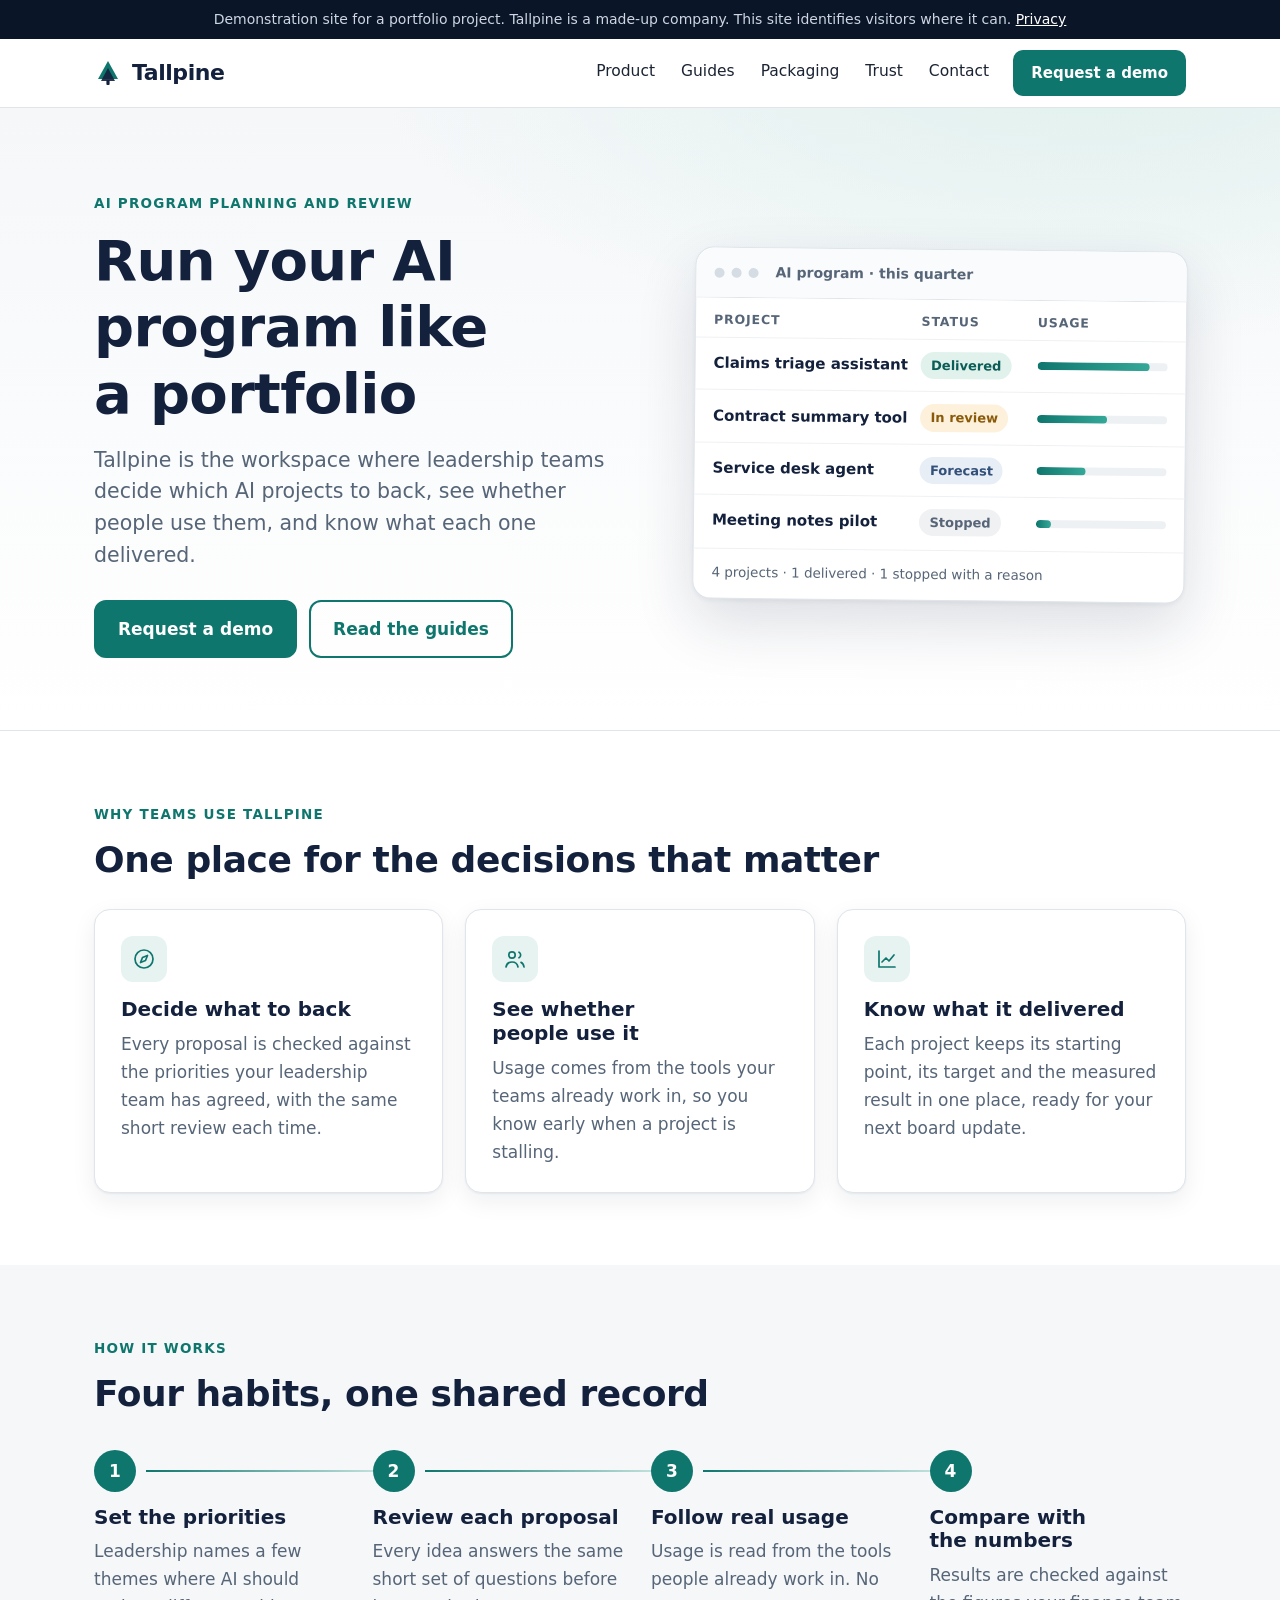
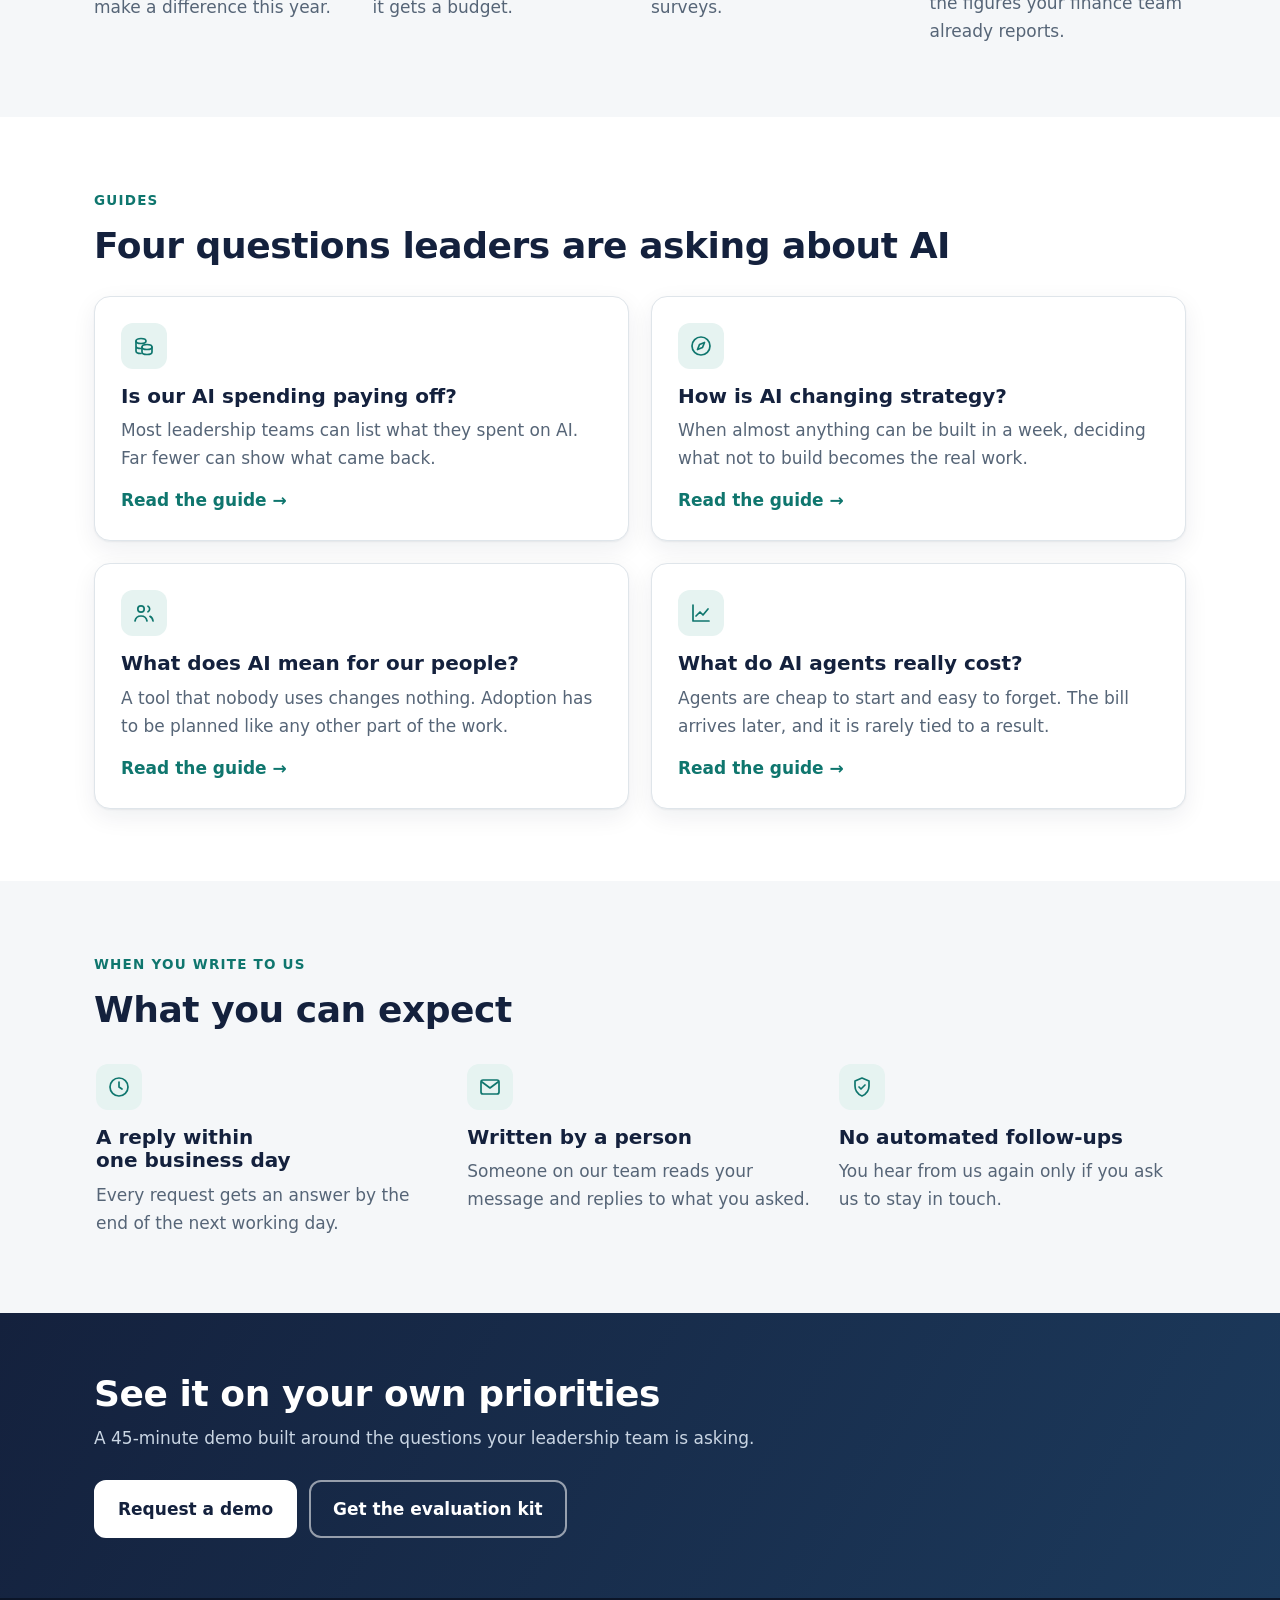
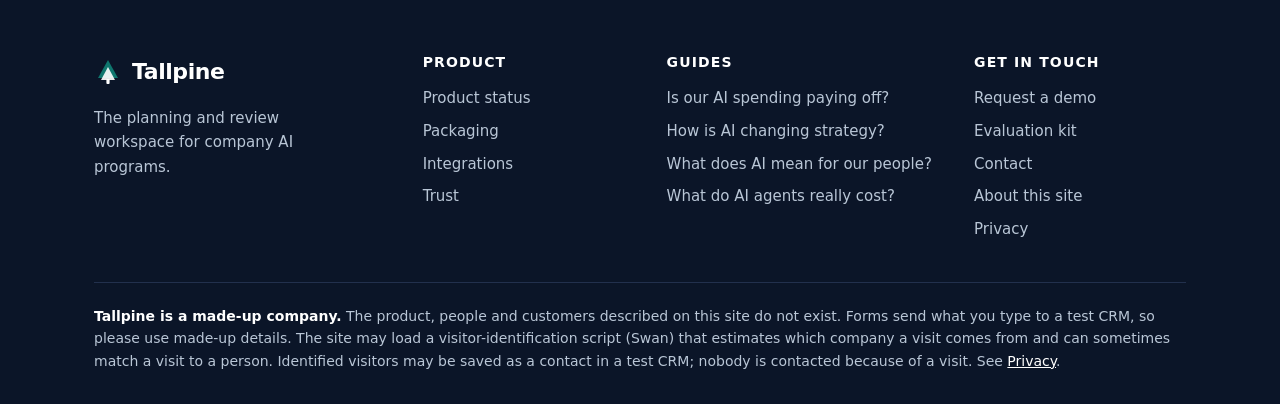
<file: index.html>
<!doctype html>
<html lang="en">
<head>
<meta charset="utf-8">
<meta name="viewport" content="width=device-width, initial-scale=1">
<title>Run your AI program like a portfolio · Tallpine</title>
<meta name="description" content="Tallpine is the workspace where leadership teams decide which AI projects to back.">
<meta name="robots" content="noindex, nofollow">
<link rel="icon" href="assets/favicon.svg" type="image/svg+xml">
<link rel="stylesheet" href="assets/style.css">
<script src="assets/swan.js" defer></script>
<script src="assets/site.js" defer></script>
</head>
<body>
<a class="skip" href="#main">Skip to content</a>
<div class="notice"><div class="wrap">Demonstration site for a portfolio project. Tallpine is a made-up company. This site identifies visitors where it can. <a href="privacy/index.html">Privacy</a></div></div>
<header class="top"><div class="wrap bar">
  <a class="brand" href="index.html" aria-label="Tallpine home"><svg viewBox="0 0 28 28" width="28" height="28" aria-hidden="true"><path d="M14 2 24 20H4z" fill="#0f766e"/><path d="M14 9 21 22H7z" fill="#14213d" opacity=".9"/><rect x="12.4" y="21" width="3.2" height="5" rx="1" fill="#14213d"/></svg><span>Tallpine</span></a>
  <nav aria-label="Main"><a href="product-status/index.html">Product</a><a href="resources/index.html">Guides</a><a href="packaging/index.html">Packaging</a><a href="trust/index.html">Trust</a><a href="contact/index.html">Contact</a></nav>
  <a class="btn small" href="demo/index.html">Request a demo</a>
</div></header>
<main id="main">
<section class="hero"><div class="wrap hgrid"><div><p class="kicker">AI program planning and review</p><h1>Run your AI program like a portfolio</h1><p class="lede">Tallpine is the workspace where leadership teams decide which AI projects to back, see whether people use them, and know what each one delivered.</p><p class="cta"><a class="btn" href="demo/index.html">Request a demo</a><a class="btn ghost" href="resources/index.html">Read the guides</a></p></div><div class="mock" role="img" aria-label="Illustration of a Tallpine project list with a status and a usage bar for each project"><div class="mtop"><span></span><span></span><span></span><b>AI program · this quarter</b></div><div class="mhead"><span>Project</span><span>Status</span><span>Usage</span></div><div class="mrow"><span class="mname">Claims triage assistant</span><span class="pill ok">Delivered</span><span class="mbar"><i style="width:86%"></i></span></div><div class="mrow"><span class="mname">Contract summary tool</span><span class="pill rev">In review</span><span class="mbar"><i style="width:54%"></i></span></div><div class="mrow"><span class="mname">Service desk agent</span><span class="pill fc">Forecast</span><span class="mbar"><i style="width:38%"></i></span></div><div class="mrow"><span class="mname">Meeting notes pilot</span><span class="pill stop">Stopped</span><span class="mbar"><i style="width:12%"></i></span></div><div class="mfoot">4 projects · 1 delivered · 1 stopped with a reason</div></div></div></section><section><div class="wrap"><p class="kicker">Why teams use Tallpine</p><h2>One place for the decisions that matter</h2><div class="grid three"><div class="card"><span class="badge"><svg class="icon" viewBox="0 0 24 24" width="24" height="24" fill="none" stroke="currentColor" stroke-width="1.7" stroke-linecap="round" stroke-linejoin="round" aria-hidden="true"><circle cx="12" cy="12" r="9"/><path d="m15.5 8.5-2 5-5 2 2-5z"/></svg></span><h3>Decide what to back</h3><p>Every proposal is checked against the priorities your leadership team has agreed, with the same short review each time.</p></div><div class="card"><span class="badge"><svg class="icon" viewBox="0 0 24 24" width="24" height="24" fill="none" stroke="currentColor" stroke-width="1.7" stroke-linecap="round" stroke-linejoin="round" aria-hidden="true"><circle cx="9" cy="8" r="3.2"/><path d="M3 20c.6-3.4 3-5 6-5s5.4 1.6 6 5"/><path d="M16 5.2a3.2 3.2 0 0 1 0 5.6M18 15.4c1.7.7 2.7 2.2 3 4.6"/></svg></span><h3>See whether people use it</h3><p>Usage comes from the tools your teams already work in, so you know early when a project is stalling.</p></div><div class="card"><span class="badge"><svg class="icon" viewBox="0 0 24 24" width="24" height="24" fill="none" stroke="currentColor" stroke-width="1.7" stroke-linecap="round" stroke-linejoin="round" aria-hidden="true"><path d="M4 20V4M4 20h16"/><path d="m7 15 4-4 3 3 5-6"/></svg></span><h3>Know what it delivered</h3><p>Each project keeps its starting point, its target and the measured result in one place, ready for your next board update.</p></div></div></div></section><section class="alt"><div class="wrap"><p class="kicker">How it works</p><h2>Four habits, one shared record</h2><ol class="steps"><li><span class="n">1</span><h3>Set the priorities</h3><p>Leadership names a few themes where AI should make a difference this year.</p></li><li><span class="n">2</span><h3>Review each proposal</h3><p>Every idea answers the same short set of questions before it gets a budget.</p></li><li><span class="n">3</span><h3>Follow real usage</h3><p>Usage is read from the tools people already work in. No surveys.</p></li><li><span class="n">4</span><h3>Compare with the numbers</h3><p>Results are checked against the figures your finance team already reports.</p></li></ol></div></section><section><div class="wrap"><p class="kicker">Guides</p><h2>Four questions leaders are asking about AI</h2><div class="grid two"><a class="card link" href="resources/ai-spending-paying-off/index.html"><span class="badge"><svg class="icon" viewBox="0 0 24 24" width="24" height="24" fill="none" stroke="currentColor" stroke-width="1.7" stroke-linecap="round" stroke-linejoin="round" aria-hidden="true"><ellipse cx="9" cy="7" rx="5" ry="2.5"/><path d="M4 7v5c0 1.4 2.2 2.5 5 2.5M4 12v5c0 1.4 2.2 2.5 5 2.5"/><ellipse cx="15" cy="13" rx="5" ry="2.5"/><path d="M10 13v5c0 1.4 2.2 2.5 5 2.5s5-1.1 5-2.5v-5"/></svg></span><h3>Is our AI spending paying off?</h3><p>Most leadership teams can list what they spent on AI. Far fewer can show what came back.</p><span class="more">Read the guide</span></a><a class="card link" href="resources/ai-changing-strategy/index.html"><span class="badge"><svg class="icon" viewBox="0 0 24 24" width="24" height="24" fill="none" stroke="currentColor" stroke-width="1.7" stroke-linecap="round" stroke-linejoin="round" aria-hidden="true"><circle cx="12" cy="12" r="9"/><path d="m15.5 8.5-2 5-5 2 2-5z"/></svg></span><h3>How is AI changing strategy?</h3><p>When almost anything can be built in a week, deciding what not to build becomes the real work.</p><span class="more">Read the guide</span></a><a class="card link" href="resources/ai-and-our-people/index.html"><span class="badge"><svg class="icon" viewBox="0 0 24 24" width="24" height="24" fill="none" stroke="currentColor" stroke-width="1.7" stroke-linecap="round" stroke-linejoin="round" aria-hidden="true"><circle cx="9" cy="8" r="3.2"/><path d="M3 20c.6-3.4 3-5 6-5s5.4 1.6 6 5"/><path d="M16 5.2a3.2 3.2 0 0 1 0 5.6M18 15.4c1.7.7 2.7 2.2 3 4.6"/></svg></span><h3>What does AI mean for our people?</h3><p>A tool that nobody uses changes nothing. Adoption has to be planned like any other part of the work.</p><span class="more">Read the guide</span></a><a class="card link" href="resources/what-agents-cost/index.html"><span class="badge"><svg class="icon" viewBox="0 0 24 24" width="24" height="24" fill="none" stroke="currentColor" stroke-width="1.7" stroke-linecap="round" stroke-linejoin="round" aria-hidden="true"><path d="M4 20V4M4 20h16"/><path d="m7 15 4-4 3 3 5-6"/></svg></span><h3>What do AI agents really cost?</h3><p>Agents are cheap to start and easy to forget. The bill arrives later, and it is rarely tied to a result.</p><span class="more">Read the guide</span></a></div></div></section><section class="alt"><div class="wrap"><p class="kicker">When you write to us</p><h2>What you can expect</h2><div class="grid three promise"><div><span class="badge"><svg class="icon" viewBox="0 0 24 24" width="24" height="24" fill="none" stroke="currentColor" stroke-width="1.7" stroke-linecap="round" stroke-linejoin="round" aria-hidden="true"><circle cx="12" cy="12" r="9"/><path d="M12 7v5l3 2"/></svg></span><h3>A reply within one business day</h3><p>Every request gets an answer by the end of the next working day.</p></div><div><span class="badge"><svg class="icon" viewBox="0 0 24 24" width="24" height="24" fill="none" stroke="currentColor" stroke-width="1.7" stroke-linecap="round" stroke-linejoin="round" aria-hidden="true"><rect x="3" y="5" width="18" height="14" rx="2"/><path d="m4 7 8 6 8-6"/></svg></span><h3>Written by a person</h3><p>Someone on our team reads your message and replies to what you asked.</p></div><div><span class="badge"><svg class="icon" viewBox="0 0 24 24" width="24" height="24" fill="none" stroke="currentColor" stroke-width="1.7" stroke-linecap="round" stroke-linejoin="round" aria-hidden="true"><path d="M12 3 5 6v5c0 4.4 2.9 8.2 7 10 4.1-1.8 7-5.6 7-10V6z"/><path d="m9 12 2 2 4-4"/></svg></span><h3>No automated follow-ups</h3><p>You hear from us again only if you ask us to stay in touch.</p></div></div></div></section><section class="band"><div class="wrap"><div><h2>See it on your own priorities</h2><p>A 45-minute demo built around the questions your leadership team is asking.</p></div><p class="cta"><a class="btn light" href="demo/index.html">Request a demo</a><a class="btn outline" href="kit/index.html">Get the evaluation kit</a></p></div></section>
</main>
<footer><div class="wrap">
  <div class="fgrid">
    <div><a class="brand light" href="index.html"><svg viewBox="0 0 28 28" width="28" height="28" aria-hidden="true"><path d="M14 2 24 20H4z" fill="#0f766e"/><path d="M14 9 21 22H7z" fill="#14213d" opacity=".9"/><rect x="12.4" y="21" width="3.2" height="5" rx="1" fill="#14213d"/></svg><span>Tallpine</span></a>
      <p>The planning and review workspace for company AI programs.</p></div>
    <div><h4>Product</h4><a href="product-status/index.html">Product status</a><a href="packaging/index.html">Packaging</a>
      <a href="integrations/index.html">Integrations</a><a href="trust/index.html">Trust</a></div>
    <div><h4>Guides</h4><a href="resources/ai-spending-paying-off/index.html">Is our AI spending paying off?</a><a href="resources/ai-changing-strategy/index.html">How is AI changing strategy?</a><a href="resources/ai-and-our-people/index.html">What does AI mean for our people?</a><a href="resources/what-agents-cost/index.html">What do AI agents really cost?</a></div>
    <div><h4>Get in touch</h4><a href="demo/index.html">Request a demo</a><a href="kit/index.html">Evaluation kit</a>
      <a href="contact/index.html">Contact</a><a href="about/index.html">About this site</a>
      <a href="privacy/index.html">Privacy</a></div>
  </div>
  <p class="legal"><strong>Tallpine is a made-up company.</strong> The product, people and customers described on this
  site do not exist. Forms send what you type to a test CRM, so please use made-up details. The site may load a
  visitor-identification script (Swan) that estimates which company a visit comes from and can sometimes match a
  visit to a person. Identified visitors may be saved as a contact in a test CRM; nobody is contacted because of a visit.
  See <a href="privacy/index.html">Privacy</a>.</p>
</div></footer>
</body>
</html>
</file>
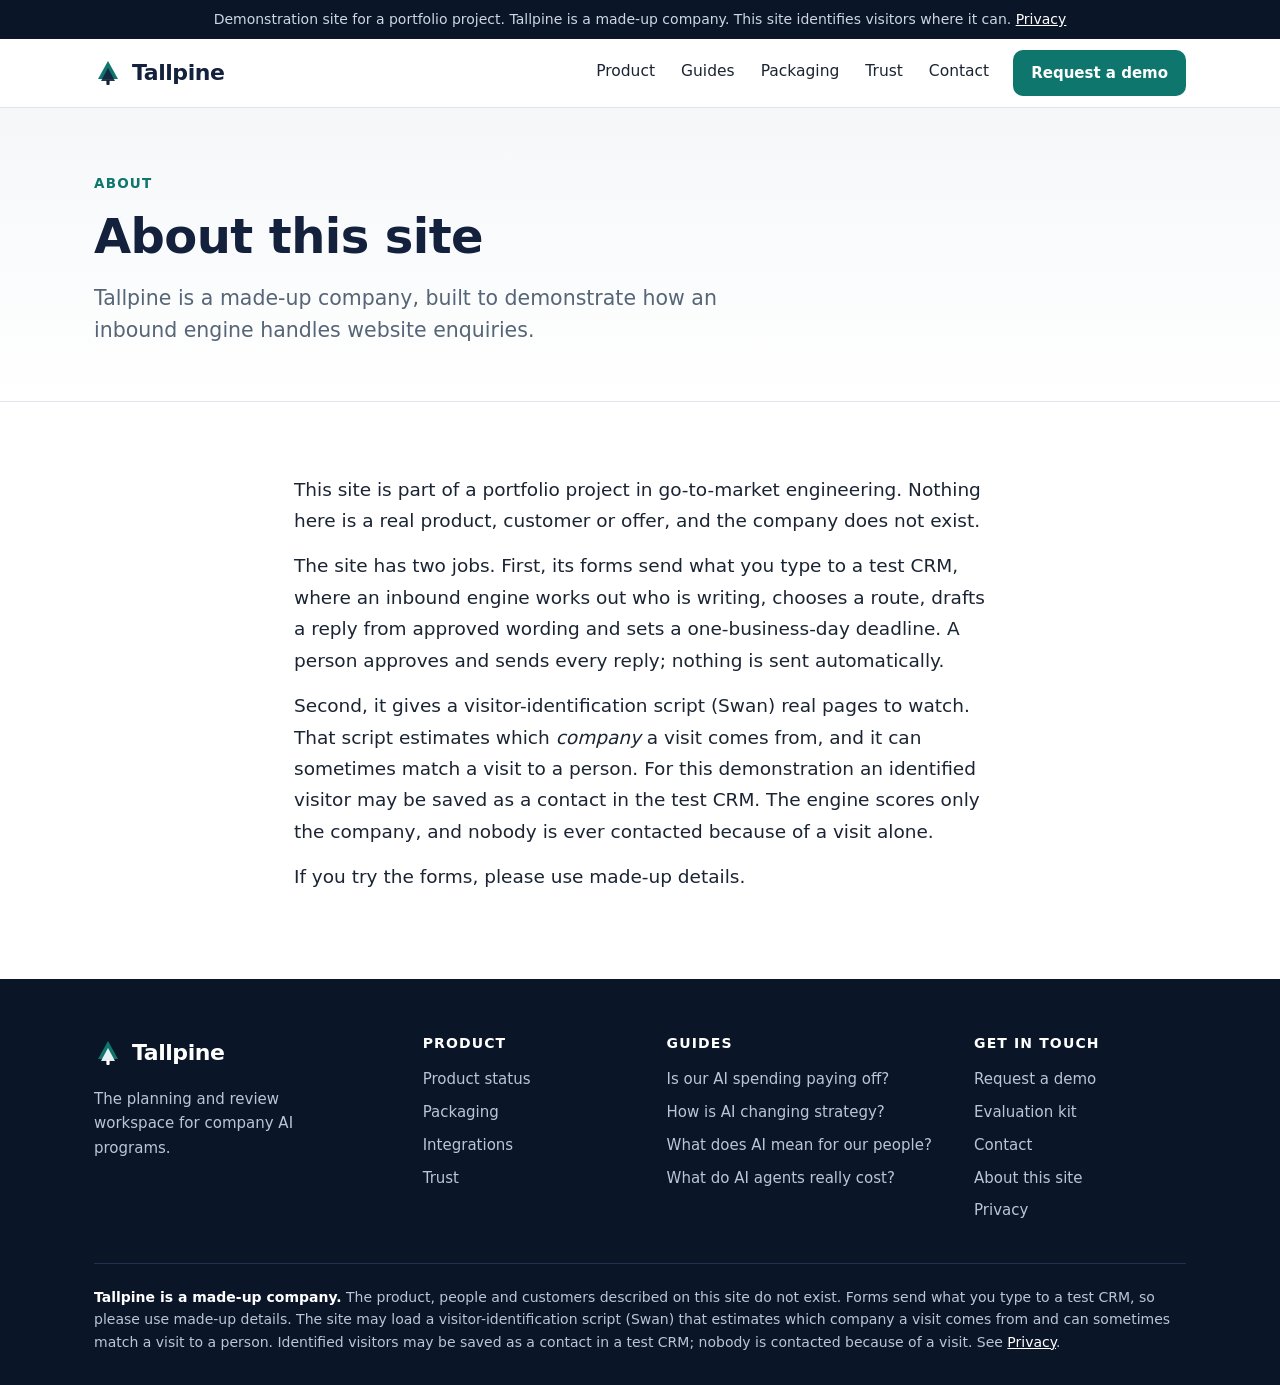
<file: about/index.html>
<!doctype html>
<html lang="en">
<head>
<meta charset="utf-8">
<meta name="viewport" content="width=device-width, initial-scale=1">
<title>About this site · Tallpine</title>
<meta name="description" content="About this site">
<meta name="robots" content="noindex, nofollow">
<link rel="icon" href="../assets/favicon.svg" type="image/svg+xml">
<link rel="stylesheet" href="../assets/style.css">
<script src="../assets/swan.js" defer></script>
<script src="../assets/site.js" defer></script>
</head>
<body>
<a class="skip" href="#main">Skip to content</a>
<div class="notice"><div class="wrap">Demonstration site for a portfolio project. Tallpine is a made-up company. This site identifies visitors where it can. <a href="../privacy/index.html">Privacy</a></div></div>
<header class="top"><div class="wrap bar">
  <a class="brand" href="../index.html" aria-label="Tallpine home"><svg viewBox="0 0 28 28" width="28" height="28" aria-hidden="true"><path d="M14 2 24 20H4z" fill="#0f766e"/><path d="M14 9 21 22H7z" fill="#14213d" opacity=".9"/><rect x="12.4" y="21" width="3.2" height="5" rx="1" fill="#14213d"/></svg><span>Tallpine</span></a>
  <nav aria-label="Main"><a href="../product-status/index.html">Product</a><a href="../resources/index.html">Guides</a><a href="../packaging/index.html">Packaging</a><a href="../trust/index.html">Trust</a><a href="../contact/index.html">Contact</a></nav>
  <a class="btn small" href="../demo/index.html">Request a demo</a>
</div></header>
<main id="main">
<section class="phead"><div class="wrap"><p class="kicker">About</p><h1>About this site</h1><p class="lede">Tallpine is a made-up company, built to demonstrate how an inbound engine handles website enquiries.</p></div></section><section><div class="wrap narrow prose"><p>This site is part of a portfolio project in go-to-market engineering. Nothing here is a real product, customer or offer, and the company does not exist.</p><p>The site has two jobs. First, its forms send what you type to a test CRM, where an inbound engine works out who is writing, chooses a route, drafts a reply from approved wording and sets a one-business-day deadline. A person approves and sends every reply; nothing is sent automatically.</p><p>Second, it gives a visitor-identification script (Swan) real pages to watch. That script estimates which <em>company</em> a visit comes from, and it can sometimes match a visit to a person. For this demonstration an identified visitor may be saved as a contact in the test CRM. The engine scores only the company, and nobody is ever contacted because of a visit alone.</p><p>If you try the forms, please use made-up details.</p></div></section>
</main>
<footer><div class="wrap">
  <div class="fgrid">
    <div><a class="brand light" href="../index.html"><svg viewBox="0 0 28 28" width="28" height="28" aria-hidden="true"><path d="M14 2 24 20H4z" fill="#0f766e"/><path d="M14 9 21 22H7z" fill="#14213d" opacity=".9"/><rect x="12.4" y="21" width="3.2" height="5" rx="1" fill="#14213d"/></svg><span>Tallpine</span></a>
      <p>The planning and review workspace for company AI programs.</p></div>
    <div><h4>Product</h4><a href="../product-status/index.html">Product status</a><a href="../packaging/index.html">Packaging</a>
      <a href="../integrations/index.html">Integrations</a><a href="../trust/index.html">Trust</a></div>
    <div><h4>Guides</h4><a href="../resources/ai-spending-paying-off/index.html">Is our AI spending paying off?</a><a href="../resources/ai-changing-strategy/index.html">How is AI changing strategy?</a><a href="../resources/ai-and-our-people/index.html">What does AI mean for our people?</a><a href="../resources/what-agents-cost/index.html">What do AI agents really cost?</a></div>
    <div><h4>Get in touch</h4><a href="../demo/index.html">Request a demo</a><a href="../kit/index.html">Evaluation kit</a>
      <a href="../contact/index.html">Contact</a><a href="../about/index.html">About this site</a>
      <a href="../privacy/index.html">Privacy</a></div>
  </div>
  <p class="legal"><strong>Tallpine is a made-up company.</strong> The product, people and customers described on this
  site do not exist. Forms send what you type to a test CRM, so please use made-up details. The site may load a
  visitor-identification script (Swan) that estimates which company a visit comes from and can sometimes match a
  visit to a person. Identified visitors may be saved as a contact in a test CRM; nobody is contacted because of a visit.
  See <a href="../privacy/index.html">Privacy</a>.</p>
</div></footer>
</body>
</html>
</file>
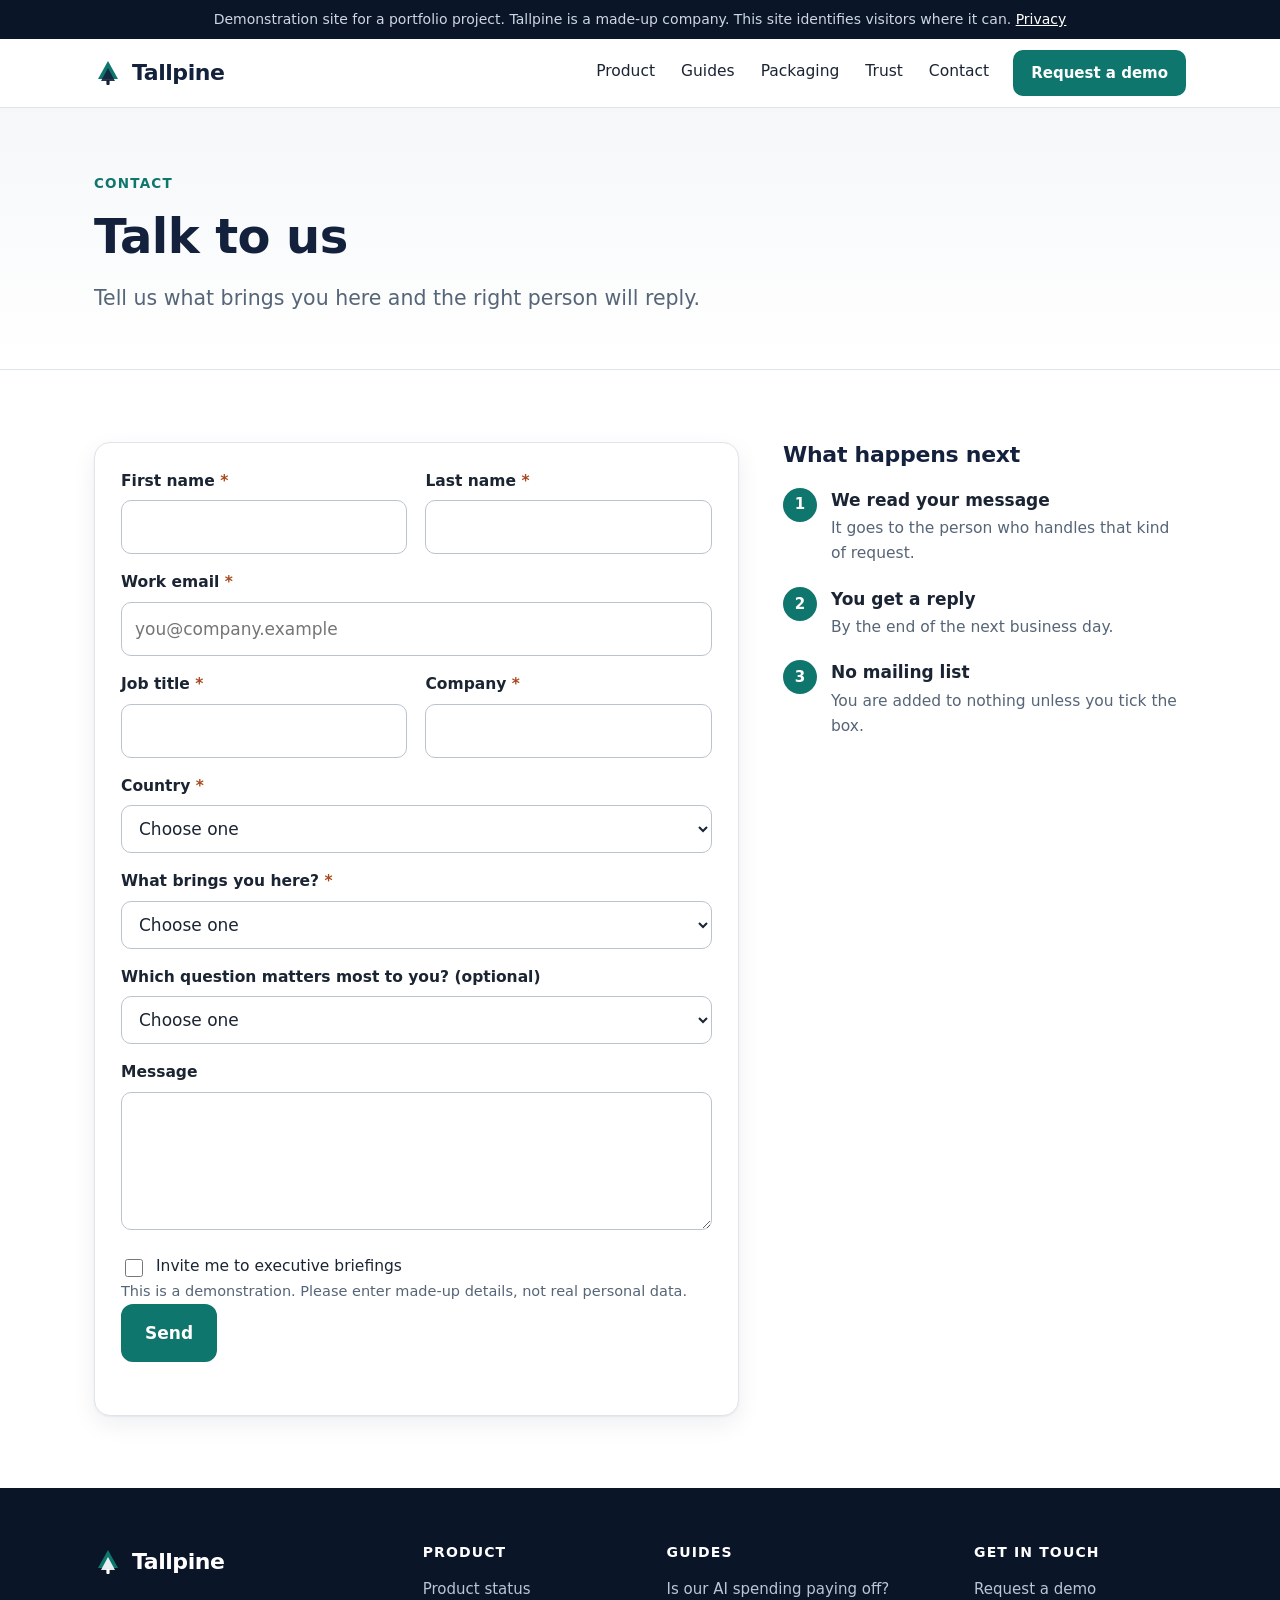
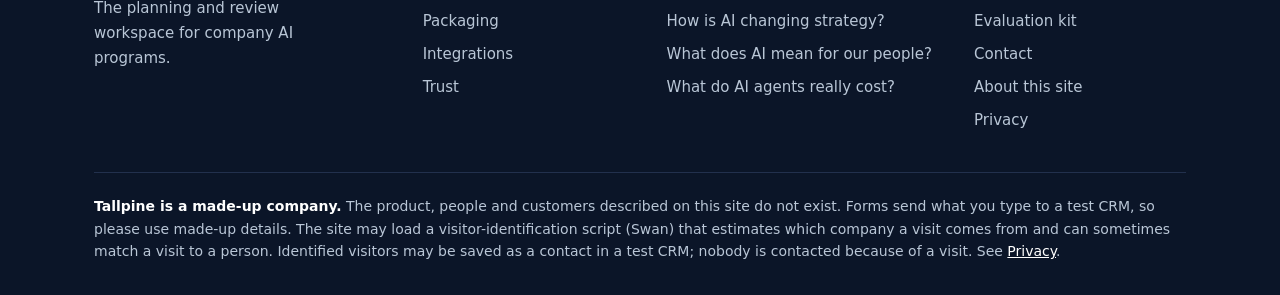
<file: contact/index.html>
<!doctype html>
<html lang="en">
<head>
<meta charset="utf-8">
<meta name="viewport" content="width=device-width, initial-scale=1">
<title>Contact · Tallpine</title>
<meta name="description" content="Contact">
<meta name="robots" content="noindex, nofollow">
<link rel="icon" href="../assets/favicon.svg" type="image/svg+xml">
<link rel="stylesheet" href="../assets/style.css">
<script src="../assets/swan.js" defer></script>
<script src="../assets/site.js" defer></script>
</head>
<body>
<a class="skip" href="#main">Skip to content</a>
<div class="notice"><div class="wrap">Demonstration site for a portfolio project. Tallpine is a made-up company. This site identifies visitors where it can. <a href="../privacy/index.html">Privacy</a></div></div>
<header class="top"><div class="wrap bar">
  <a class="brand" href="../index.html" aria-label="Tallpine home"><svg viewBox="0 0 28 28" width="28" height="28" aria-hidden="true"><path d="M14 2 24 20H4z" fill="#0f766e"/><path d="M14 9 21 22H7z" fill="#14213d" opacity=".9"/><rect x="12.4" y="21" width="3.2" height="5" rx="1" fill="#14213d"/></svg><span>Tallpine</span></a>
  <nav aria-label="Main"><a href="../product-status/index.html">Product</a><a href="../resources/index.html">Guides</a><a href="../packaging/index.html">Packaging</a><a href="../trust/index.html">Trust</a><a href="../contact/index.html">Contact</a></nav>
  <a class="btn small" href="../demo/index.html">Request a demo</a>
</div></header>
<main id="main">
<section class="phead"><div class="wrap"><p class="kicker">Contact</p><h1>Talk to us</h1><p class="lede">Tell us what brings you here and the right person will reply.</p></div></section><section><div class="wrap split"><form class="card form" data-hs-form="8ef20014-e2f1-4f54-877a-19576ec3502b" data-hs-portal="247337201" data-kind="contact" novalidate><div class="fields"><div class="row half"><label for="f-firstname">First name <span class="req" aria-hidden="true">*</span></label><input id="f-firstname" name="firstname" type="text" placeholder="" required aria-required="true"></div><div class="row half"><label for="f-lastname">Last name <span class="req" aria-hidden="true">*</span></label><input id="f-lastname" name="lastname" type="text" placeholder="" required aria-required="true"></div><div class="row"><label for="f-email">Work email <span class="req" aria-hidden="true">*</span></label><input id="f-email" name="email" type="email" placeholder="you@company.example" required aria-required="true"></div><div class="row half"><label for="f-jobtitle">Job title <span class="req" aria-hidden="true">*</span></label><input id="f-jobtitle" name="jobtitle" type="text" placeholder="" required aria-required="true"></div><div class="row half"><label for="f-company">Company <span class="req" aria-hidden="true">*</span></label><input id="f-company" name="company" type="text" placeholder="" required aria-required="true"></div><div class="row"><label for="f-country">Country <span class="req" aria-hidden="true">*</span></label><select id="f-country" name="country" required aria-required="true"><option value="">Choose one</option><option value="United States">United States</option><option value="Canada">Canada</option><option value="United Kingdom">United Kingdom</option><option value="Germany">Germany</option><option value="France">France</option><option value="India">India</option><option value="Australia">Australia</option><option value="Other">Other</option></select></div><div class="row"><label for="f-reason">What brings you here? <span class="req" aria-hidden="true">*</span></label><select id="f-reason" name="reason" required aria-required="true"><option value="">Choose one</option><option value="buying">Buying for my organization</option><option value="partnership">A partnership</option><option value="careers">Careers</option><option value="selling">Selling to Tallpine</option><option value="press">Press or analyst</option><option value="other">Something else</option></select></div><div class="row"><label for="f-board_question">Which question matters most to you? (optional)</label><select id="f-board_question" name="board_question"><option value="">Choose one</option><option value="q-value">Is our AI spending paying off?</option><option value="q-strategy">How is AI changing strategy?</option><option value="q-people">What does AI mean for our people?</option><option value="q-agents">What do AI agents really cost?</option></select></div><div class="row"><label for="f-message">Message</label><textarea id="f-message" name="message" rows="4" placeholder=""></textarea></div><div class="row"><label class="check"><input type="checkbox" id="f-briefings_opt_in" name="briefings_opt_in" value="true"> <span>Invite me to executive briefings</span></label></div></div><p class="note">This is a demonstration. Please enter made-up details, not real personal data.</p><button class="btn" type="submit">Send</button><p class="status" role="status" aria-live="polite"></p></form><aside class="next"><h2>What happens next</h2><ol><li><span class="n">1</span><div><strong>We read your message</strong><p>It goes to the person who handles that kind of request.</p></div></li><li><span class="n">2</span><div><strong>You get a reply</strong><p>By the end of the next business day.</p></div></li><li><span class="n">3</span><div><strong>No mailing list</strong><p>You are added to nothing unless you tick the box.</p></div></li></ol></aside></div></section>
</main>
<footer><div class="wrap">
  <div class="fgrid">
    <div><a class="brand light" href="../index.html"><svg viewBox="0 0 28 28" width="28" height="28" aria-hidden="true"><path d="M14 2 24 20H4z" fill="#0f766e"/><path d="M14 9 21 22H7z" fill="#14213d" opacity=".9"/><rect x="12.4" y="21" width="3.2" height="5" rx="1" fill="#14213d"/></svg><span>Tallpine</span></a>
      <p>The planning and review workspace for company AI programs.</p></div>
    <div><h4>Product</h4><a href="../product-status/index.html">Product status</a><a href="../packaging/index.html">Packaging</a>
      <a href="../integrations/index.html">Integrations</a><a href="../trust/index.html">Trust</a></div>
    <div><h4>Guides</h4><a href="../resources/ai-spending-paying-off/index.html">Is our AI spending paying off?</a><a href="../resources/ai-changing-strategy/index.html">How is AI changing strategy?</a><a href="../resources/ai-and-our-people/index.html">What does AI mean for our people?</a><a href="../resources/what-agents-cost/index.html">What do AI agents really cost?</a></div>
    <div><h4>Get in touch</h4><a href="../demo/index.html">Request a demo</a><a href="../kit/index.html">Evaluation kit</a>
      <a href="../contact/index.html">Contact</a><a href="../about/index.html">About this site</a>
      <a href="../privacy/index.html">Privacy</a></div>
  </div>
  <p class="legal"><strong>Tallpine is a made-up company.</strong> The product, people and customers described on this
  site do not exist. Forms send what you type to a test CRM, so please use made-up details. The site may load a
  visitor-identification script (Swan) that estimates which company a visit comes from and can sometimes match a
  visit to a person. Identified visitors may be saved as a contact in a test CRM; nobody is contacted because of a visit.
  See <a href="../privacy/index.html">Privacy</a>.</p>
</div></footer>
</body>
</html>
</file>
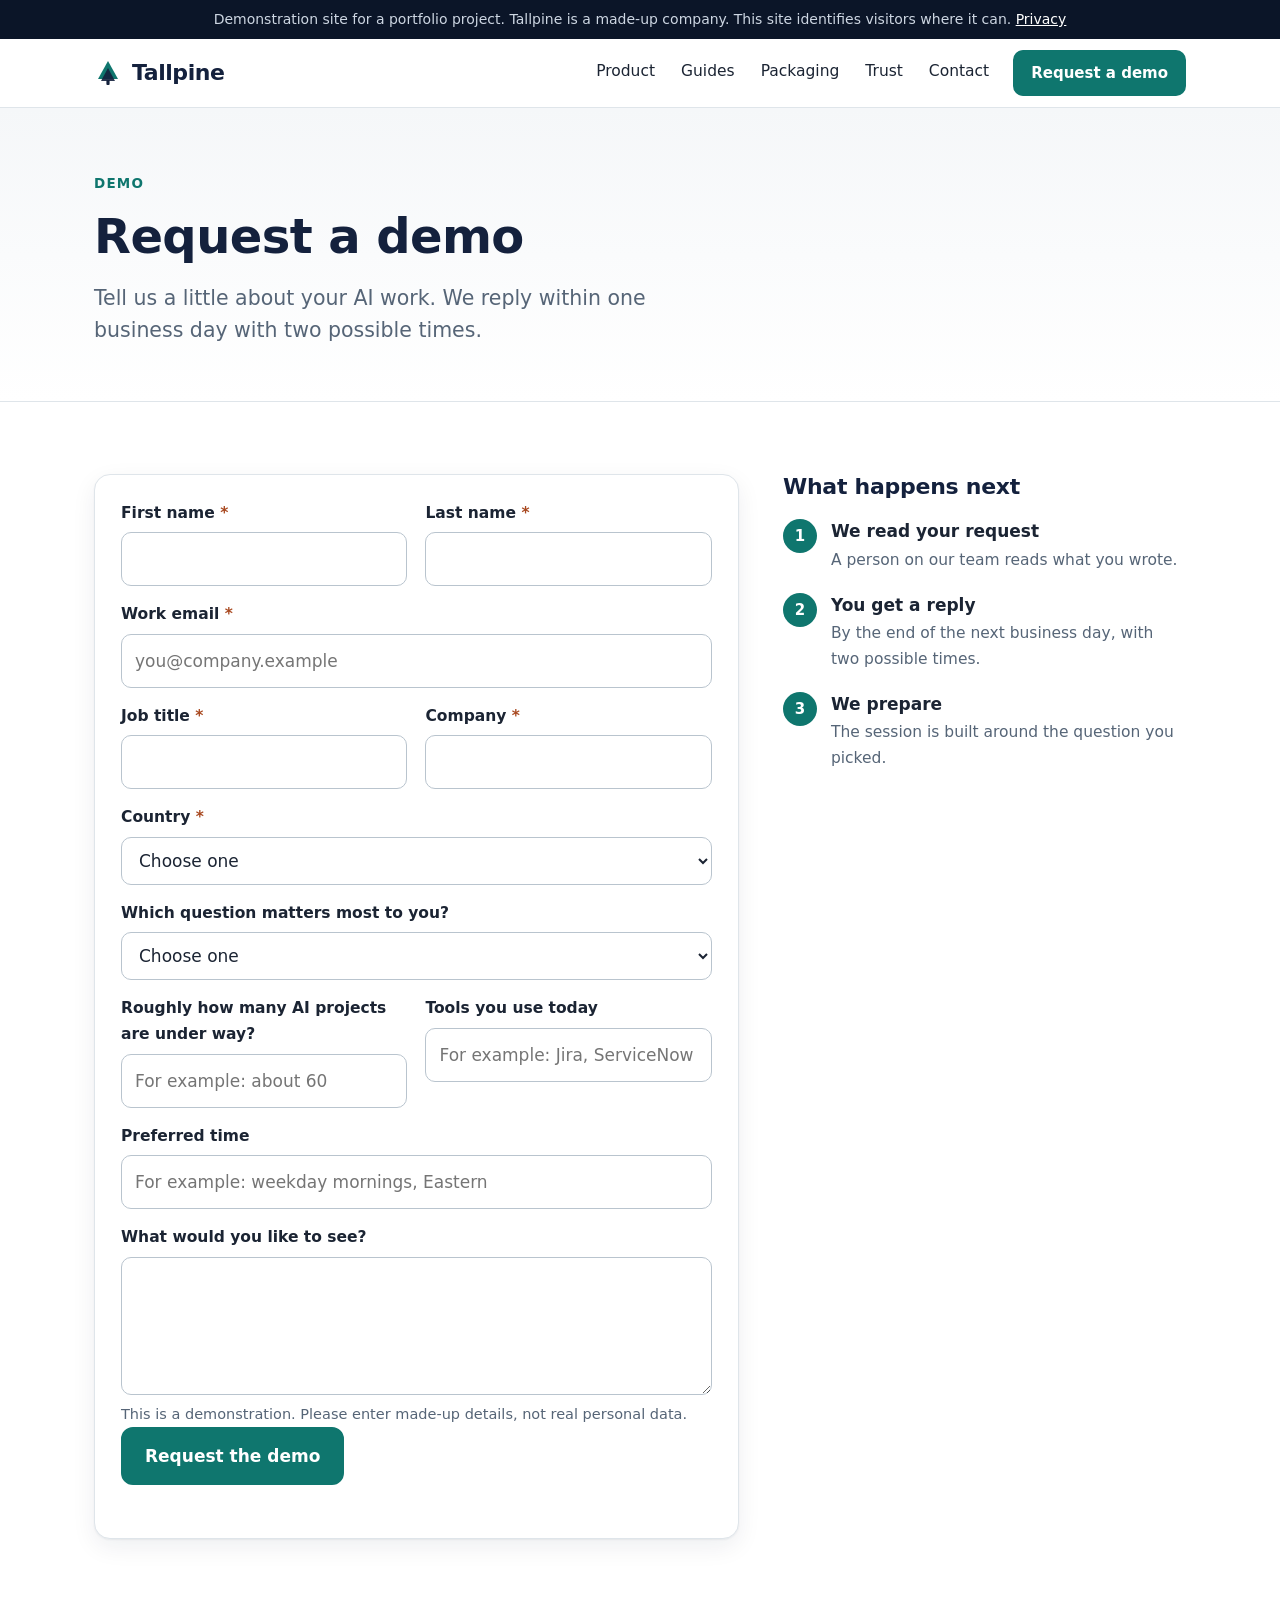
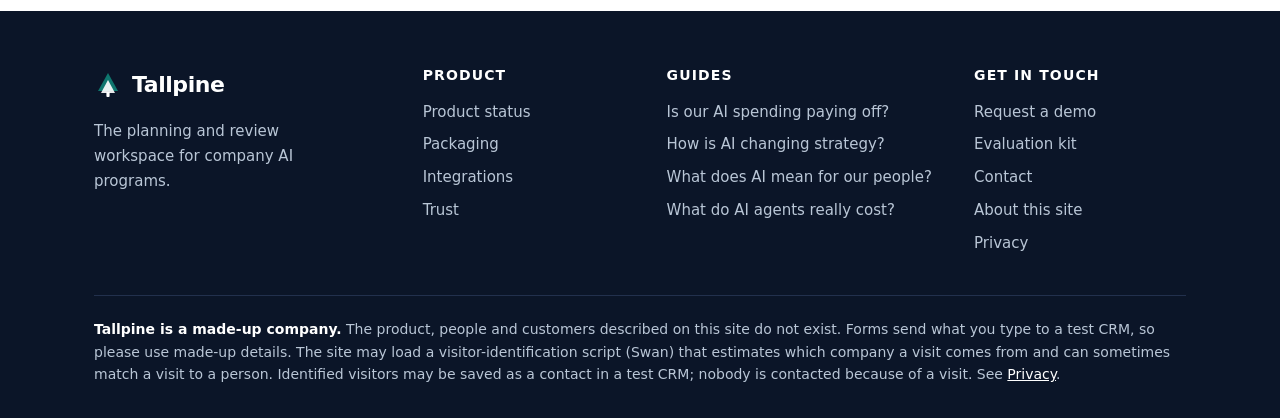
<file: demo/index.html>
<!doctype html>
<html lang="en">
<head>
<meta charset="utf-8">
<meta name="viewport" content="width=device-width, initial-scale=1">
<title>Request a demo · Tallpine</title>
<meta name="description" content="Request a demo">
<meta name="robots" content="noindex, nofollow">
<link rel="icon" href="../assets/favicon.svg" type="image/svg+xml">
<link rel="stylesheet" href="../assets/style.css">
<script src="../assets/swan.js" defer></script>
<script src="../assets/site.js" defer></script>
</head>
<body>
<a class="skip" href="#main">Skip to content</a>
<div class="notice"><div class="wrap">Demonstration site for a portfolio project. Tallpine is a made-up company. This site identifies visitors where it can. <a href="../privacy/index.html">Privacy</a></div></div>
<header class="top"><div class="wrap bar">
  <a class="brand" href="../index.html" aria-label="Tallpine home"><svg viewBox="0 0 28 28" width="28" height="28" aria-hidden="true"><path d="M14 2 24 20H4z" fill="#0f766e"/><path d="M14 9 21 22H7z" fill="#14213d" opacity=".9"/><rect x="12.4" y="21" width="3.2" height="5" rx="1" fill="#14213d"/></svg><span>Tallpine</span></a>
  <nav aria-label="Main"><a href="../product-status/index.html">Product</a><a href="../resources/index.html">Guides</a><a href="../packaging/index.html">Packaging</a><a href="../trust/index.html">Trust</a><a href="../contact/index.html">Contact</a></nav>
  <a class="btn small" href="../demo/index.html">Request a demo</a>
</div></header>
<main id="main">
<section class="phead"><div class="wrap"><p class="kicker">Demo</p><h1>Request a demo</h1><p class="lede">Tell us a little about your AI work. We reply within one business day with two possible times.</p></div></section><section><div class="wrap split"><form class="card form" data-hs-form="ae0accee-f077-484c-9c95-a82de2780045" data-hs-portal="247337201" data-kind="demo" novalidate><div class="fields"><div class="row half"><label for="f-firstname">First name <span class="req" aria-hidden="true">*</span></label><input id="f-firstname" name="firstname" type="text" placeholder="" required aria-required="true"></div><div class="row half"><label for="f-lastname">Last name <span class="req" aria-hidden="true">*</span></label><input id="f-lastname" name="lastname" type="text" placeholder="" required aria-required="true"></div><div class="row"><label for="f-email">Work email <span class="req" aria-hidden="true">*</span></label><input id="f-email" name="email" type="email" placeholder="you@company.example" required aria-required="true"></div><div class="row half"><label for="f-jobtitle">Job title <span class="req" aria-hidden="true">*</span></label><input id="f-jobtitle" name="jobtitle" type="text" placeholder="" required aria-required="true"></div><div class="row half"><label for="f-company">Company <span class="req" aria-hidden="true">*</span></label><input id="f-company" name="company" type="text" placeholder="" required aria-required="true"></div><div class="row"><label for="f-country">Country <span class="req" aria-hidden="true">*</span></label><select id="f-country" name="country" required aria-required="true"><option value="">Choose one</option><option value="United States">United States</option><option value="Canada">Canada</option><option value="United Kingdom">United Kingdom</option><option value="Germany">Germany</option><option value="France">France</option><option value="India">India</option><option value="Australia">Australia</option><option value="Other">Other</option></select></div><div class="row"><label for="f-board_question">Which question matters most to you?</label><select id="f-board_question" name="board_question"><option value="">Choose one</option><option value="q-value">Is our AI spending paying off?</option><option value="q-strategy">How is AI changing strategy?</option><option value="q-people">What does AI mean for our people?</option><option value="q-agents">What do AI agents really cost?</option></select></div><div class="row half"><label for="f-ai_initiatives">Roughly how many AI projects are under way?</label><input id="f-ai_initiatives" name="ai_initiatives" type="text" placeholder="For example: about 60"></div><div class="row half"><label for="f-current_tools">Tools you use today</label><input id="f-current_tools" name="current_tools" type="text" placeholder="For example: Jira, ServiceNow"></div><div class="row"><label for="f-preferred_time">Preferred time</label><input id="f-preferred_time" name="preferred_time" type="text" placeholder="For example: weekday mornings, Eastern"></div><div class="row"><label for="f-message">What would you like to see?</label><textarea id="f-message" name="message" rows="4" placeholder=""></textarea></div></div><p class="note">This is a demonstration. Please enter made-up details, not real personal data.</p><button class="btn" type="submit">Request the demo</button><p class="status" role="status" aria-live="polite"></p></form><aside class="next"><h2>What happens next</h2><ol><li><span class="n">1</span><div><strong>We read your request</strong><p>A person on our team reads what you wrote.</p></div></li><li><span class="n">2</span><div><strong>You get a reply</strong><p>By the end of the next business day, with two possible times.</p></div></li><li><span class="n">3</span><div><strong>We prepare</strong><p>The session is built around the question you picked.</p></div></li></ol></aside></div></section>
</main>
<footer><div class="wrap">
  <div class="fgrid">
    <div><a class="brand light" href="../index.html"><svg viewBox="0 0 28 28" width="28" height="28" aria-hidden="true"><path d="M14 2 24 20H4z" fill="#0f766e"/><path d="M14 9 21 22H7z" fill="#14213d" opacity=".9"/><rect x="12.4" y="21" width="3.2" height="5" rx="1" fill="#14213d"/></svg><span>Tallpine</span></a>
      <p>The planning and review workspace for company AI programs.</p></div>
    <div><h4>Product</h4><a href="../product-status/index.html">Product status</a><a href="../packaging/index.html">Packaging</a>
      <a href="../integrations/index.html">Integrations</a><a href="../trust/index.html">Trust</a></div>
    <div><h4>Guides</h4><a href="../resources/ai-spending-paying-off/index.html">Is our AI spending paying off?</a><a href="../resources/ai-changing-strategy/index.html">How is AI changing strategy?</a><a href="../resources/ai-and-our-people/index.html">What does AI mean for our people?</a><a href="../resources/what-agents-cost/index.html">What do AI agents really cost?</a></div>
    <div><h4>Get in touch</h4><a href="../demo/index.html">Request a demo</a><a href="../kit/index.html">Evaluation kit</a>
      <a href="../contact/index.html">Contact</a><a href="../about/index.html">About this site</a>
      <a href="../privacy/index.html">Privacy</a></div>
  </div>
  <p class="legal"><strong>Tallpine is a made-up company.</strong> The product, people and customers described on this
  site do not exist. Forms send what you type to a test CRM, so please use made-up details. The site may load a
  visitor-identification script (Swan) that estimates which company a visit comes from and can sometimes match a
  visit to a person. Identified visitors may be saved as a contact in a test CRM; nobody is contacted because of a visit.
  See <a href="../privacy/index.html">Privacy</a>.</p>
</div></footer>
</body>
</html>
</file>
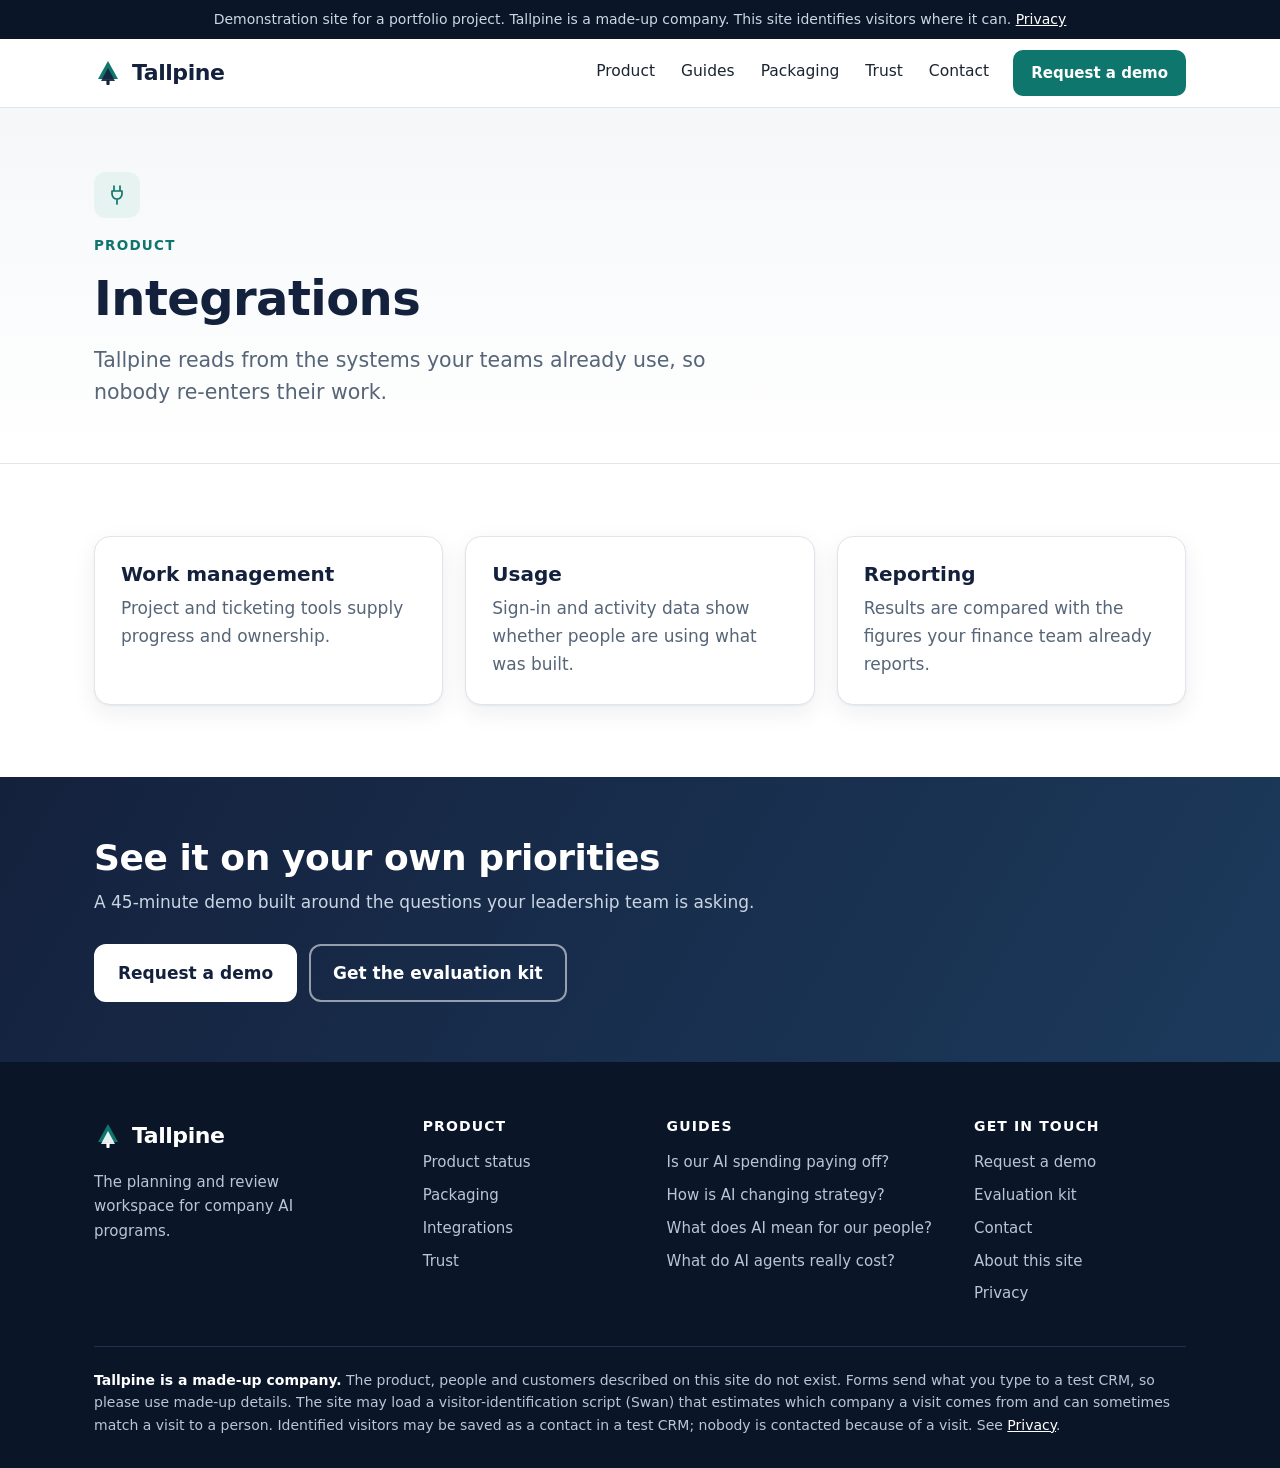
<file: integrations/index.html>
<!doctype html>
<html lang="en">
<head>
<meta charset="utf-8">
<meta name="viewport" content="width=device-width, initial-scale=1">
<title>Integrations · Tallpine</title>
<meta name="description" content="Tallpine reads from the systems your teams already use, so nobody re-enters their work.">
<meta name="robots" content="noindex, nofollow">
<link rel="icon" href="../assets/favicon.svg" type="image/svg+xml">
<link rel="stylesheet" href="../assets/style.css">
<script src="../assets/swan.js" defer></script>
<script src="../assets/site.js" defer></script>
</head>
<body>
<a class="skip" href="#main">Skip to content</a>
<div class="notice"><div class="wrap">Demonstration site for a portfolio project. Tallpine is a made-up company. This site identifies visitors where it can. <a href="../privacy/index.html">Privacy</a></div></div>
<header class="top"><div class="wrap bar">
  <a class="brand" href="../index.html" aria-label="Tallpine home"><svg viewBox="0 0 28 28" width="28" height="28" aria-hidden="true"><path d="M14 2 24 20H4z" fill="#0f766e"/><path d="M14 9 21 22H7z" fill="#14213d" opacity=".9"/><rect x="12.4" y="21" width="3.2" height="5" rx="1" fill="#14213d"/></svg><span>Tallpine</span></a>
  <nav aria-label="Main"><a href="../product-status/index.html">Product</a><a href="../resources/index.html">Guides</a><a href="../packaging/index.html">Packaging</a><a href="../trust/index.html">Trust</a><a href="../contact/index.html">Contact</a></nav>
  <a class="btn small" href="../demo/index.html">Request a demo</a>
</div></header>
<main id="main">
<section class="phead"><div class="wrap"><span class="badge"><svg class="icon" viewBox="0 0 24 24" width="24" height="24" fill="none" stroke="currentColor" stroke-width="1.7" stroke-linecap="round" stroke-linejoin="round" aria-hidden="true"><path d="M9 3v5M15 3v5M7 8h10v3a5 5 0 0 1-10 0zM12 16v5"/></svg></span><p class="kicker">Product</p><h1>Integrations</h1><p class="lede">Tallpine reads from the systems your teams already use, so nobody re-enters their work.</p></div></section><section><div class="wrap"><div class="grid three"><div class="card"><h3>Work management</h3><p>Project and ticketing tools supply progress and ownership.</p></div><div class="card"><h3>Usage</h3><p>Sign-in and activity data show whether people are using what was built.</p></div><div class="card"><h3>Reporting</h3><p>Results are compared with the figures your finance team already reports.</p></div></div></div></section><section class="band"><div class="wrap"><div><h2>See it on your own priorities</h2><p>A 45-minute demo built around the questions your leadership team is asking.</p></div><p class="cta"><a class="btn light" href="../demo/index.html">Request a demo</a><a class="btn outline" href="../kit/index.html">Get the evaluation kit</a></p></div></section>
</main>
<footer><div class="wrap">
  <div class="fgrid">
    <div><a class="brand light" href="../index.html"><svg viewBox="0 0 28 28" width="28" height="28" aria-hidden="true"><path d="M14 2 24 20H4z" fill="#0f766e"/><path d="M14 9 21 22H7z" fill="#14213d" opacity=".9"/><rect x="12.4" y="21" width="3.2" height="5" rx="1" fill="#14213d"/></svg><span>Tallpine</span></a>
      <p>The planning and review workspace for company AI programs.</p></div>
    <div><h4>Product</h4><a href="../product-status/index.html">Product status</a><a href="../packaging/index.html">Packaging</a>
      <a href="../integrations/index.html">Integrations</a><a href="../trust/index.html">Trust</a></div>
    <div><h4>Guides</h4><a href="../resources/ai-spending-paying-off/index.html">Is our AI spending paying off?</a><a href="../resources/ai-changing-strategy/index.html">How is AI changing strategy?</a><a href="../resources/ai-and-our-people/index.html">What does AI mean for our people?</a><a href="../resources/what-agents-cost/index.html">What do AI agents really cost?</a></div>
    <div><h4>Get in touch</h4><a href="../demo/index.html">Request a demo</a><a href="../kit/index.html">Evaluation kit</a>
      <a href="../contact/index.html">Contact</a><a href="../about/index.html">About this site</a>
      <a href="../privacy/index.html">Privacy</a></div>
  </div>
  <p class="legal"><strong>Tallpine is a made-up company.</strong> The product, people and customers described on this
  site do not exist. Forms send what you type to a test CRM, so please use made-up details. The site may load a
  visitor-identification script (Swan) that estimates which company a visit comes from and can sometimes match a
  visit to a person. Identified visitors may be saved as a contact in a test CRM; nobody is contacted because of a visit.
  See <a href="../privacy/index.html">Privacy</a>.</p>
</div></footer>
</body>
</html>
</file>
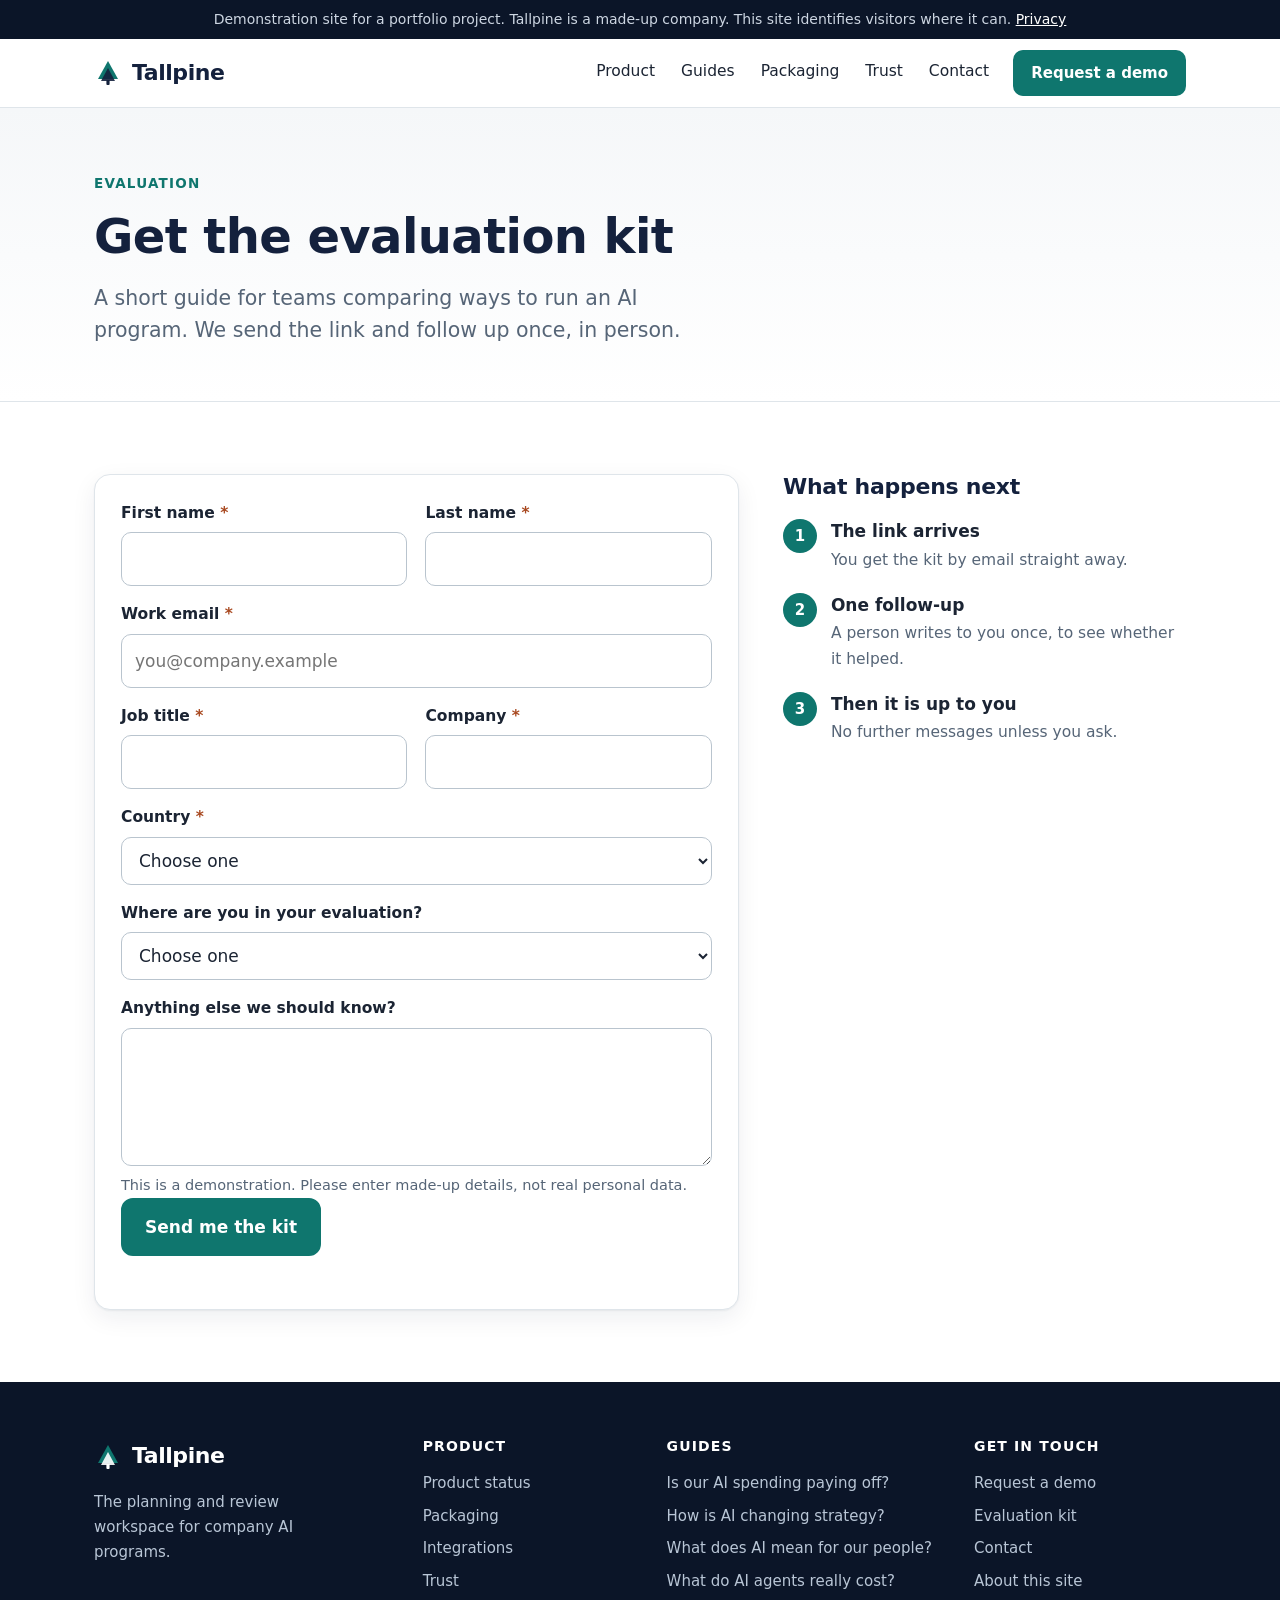
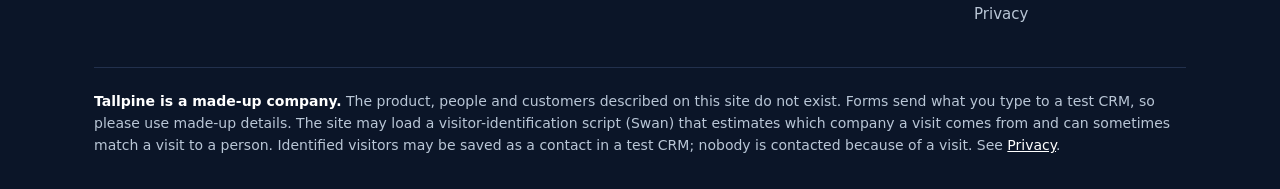
<file: kit/index.html>
<!doctype html>
<html lang="en">
<head>
<meta charset="utf-8">
<meta name="viewport" content="width=device-width, initial-scale=1">
<title>Evaluation kit · Tallpine</title>
<meta name="description" content="Evaluation kit">
<meta name="robots" content="noindex, nofollow">
<link rel="icon" href="../assets/favicon.svg" type="image/svg+xml">
<link rel="stylesheet" href="../assets/style.css">
<script src="../assets/swan.js" defer></script>
<script src="../assets/site.js" defer></script>
</head>
<body>
<a class="skip" href="#main">Skip to content</a>
<div class="notice"><div class="wrap">Demonstration site for a portfolio project. Tallpine is a made-up company. This site identifies visitors where it can. <a href="../privacy/index.html">Privacy</a></div></div>
<header class="top"><div class="wrap bar">
  <a class="brand" href="../index.html" aria-label="Tallpine home"><svg viewBox="0 0 28 28" width="28" height="28" aria-hidden="true"><path d="M14 2 24 20H4z" fill="#0f766e"/><path d="M14 9 21 22H7z" fill="#14213d" opacity=".9"/><rect x="12.4" y="21" width="3.2" height="5" rx="1" fill="#14213d"/></svg><span>Tallpine</span></a>
  <nav aria-label="Main"><a href="../product-status/index.html">Product</a><a href="../resources/index.html">Guides</a><a href="../packaging/index.html">Packaging</a><a href="../trust/index.html">Trust</a><a href="../contact/index.html">Contact</a></nav>
  <a class="btn small" href="../demo/index.html">Request a demo</a>
</div></header>
<main id="main">
<section class="phead"><div class="wrap"><p class="kicker">Evaluation</p><h1>Get the evaluation kit</h1><p class="lede">A short guide for teams comparing ways to run an AI program. We send the link and follow up once, in person.</p></div></section><section><div class="wrap split"><form class="card form" data-hs-form="02e1e0cd-4fad-4987-a869-7b78e11d5ce7" data-hs-portal="247337201" data-kind="kit" novalidate><div class="fields"><div class="row half"><label for="f-firstname">First name <span class="req" aria-hidden="true">*</span></label><input id="f-firstname" name="firstname" type="text" placeholder="" required aria-required="true"></div><div class="row half"><label for="f-lastname">Last name <span class="req" aria-hidden="true">*</span></label><input id="f-lastname" name="lastname" type="text" placeholder="" required aria-required="true"></div><div class="row"><label for="f-email">Work email <span class="req" aria-hidden="true">*</span></label><input id="f-email" name="email" type="email" placeholder="you@company.example" required aria-required="true"></div><div class="row half"><label for="f-jobtitle">Job title <span class="req" aria-hidden="true">*</span></label><input id="f-jobtitle" name="jobtitle" type="text" placeholder="" required aria-required="true"></div><div class="row half"><label for="f-company">Company <span class="req" aria-hidden="true">*</span></label><input id="f-company" name="company" type="text" placeholder="" required aria-required="true"></div><div class="row"><label for="f-country">Country <span class="req" aria-hidden="true">*</span></label><select id="f-country" name="country" required aria-required="true"><option value="">Choose one</option><option value="United States">United States</option><option value="Canada">Canada</option><option value="United Kingdom">United Kingdom</option><option value="Germany">Germany</option><option value="France">France</option><option value="India">India</option><option value="Australia">Australia</option><option value="Other">Other</option></select></div><div class="row"><label for="f-evaluation_stage">Where are you in your evaluation?</label><select id="f-evaluation_stage" name="evaluation_stage"><option value="">Choose one</option><option value="exploring">Just exploring</option><option value="comparing">Comparing options</option><option value="deciding">Close to a decision</option></select></div><div class="row"><label for="f-message">Anything else we should know?</label><textarea id="f-message" name="message" rows="4" placeholder=""></textarea></div></div><p class="note">This is a demonstration. Please enter made-up details, not real personal data.</p><button class="btn" type="submit">Send me the kit</button><p class="status" role="status" aria-live="polite"></p></form><aside class="next"><h2>What happens next</h2><ol><li><span class="n">1</span><div><strong>The link arrives</strong><p>You get the kit by email straight away.</p></div></li><li><span class="n">2</span><div><strong>One follow-up</strong><p>A person writes to you once, to see whether it helped.</p></div></li><li><span class="n">3</span><div><strong>Then it is up to you</strong><p>No further messages unless you ask.</p></div></li></ol></aside></div></section>
</main>
<footer><div class="wrap">
  <div class="fgrid">
    <div><a class="brand light" href="../index.html"><svg viewBox="0 0 28 28" width="28" height="28" aria-hidden="true"><path d="M14 2 24 20H4z" fill="#0f766e"/><path d="M14 9 21 22H7z" fill="#14213d" opacity=".9"/><rect x="12.4" y="21" width="3.2" height="5" rx="1" fill="#14213d"/></svg><span>Tallpine</span></a>
      <p>The planning and review workspace for company AI programs.</p></div>
    <div><h4>Product</h4><a href="../product-status/index.html">Product status</a><a href="../packaging/index.html">Packaging</a>
      <a href="../integrations/index.html">Integrations</a><a href="../trust/index.html">Trust</a></div>
    <div><h4>Guides</h4><a href="../resources/ai-spending-paying-off/index.html">Is our AI spending paying off?</a><a href="../resources/ai-changing-strategy/index.html">How is AI changing strategy?</a><a href="../resources/ai-and-our-people/index.html">What does AI mean for our people?</a><a href="../resources/what-agents-cost/index.html">What do AI agents really cost?</a></div>
    <div><h4>Get in touch</h4><a href="../demo/index.html">Request a demo</a><a href="../kit/index.html">Evaluation kit</a>
      <a href="../contact/index.html">Contact</a><a href="../about/index.html">About this site</a>
      <a href="../privacy/index.html">Privacy</a></div>
  </div>
  <p class="legal"><strong>Tallpine is a made-up company.</strong> The product, people and customers described on this
  site do not exist. Forms send what you type to a test CRM, so please use made-up details. The site may load a
  visitor-identification script (Swan) that estimates which company a visit comes from and can sometimes match a
  visit to a person. Identified visitors may be saved as a contact in a test CRM; nobody is contacted because of a visit.
  See <a href="../privacy/index.html">Privacy</a>.</p>
</div></footer>
</body>
</html>
</file>
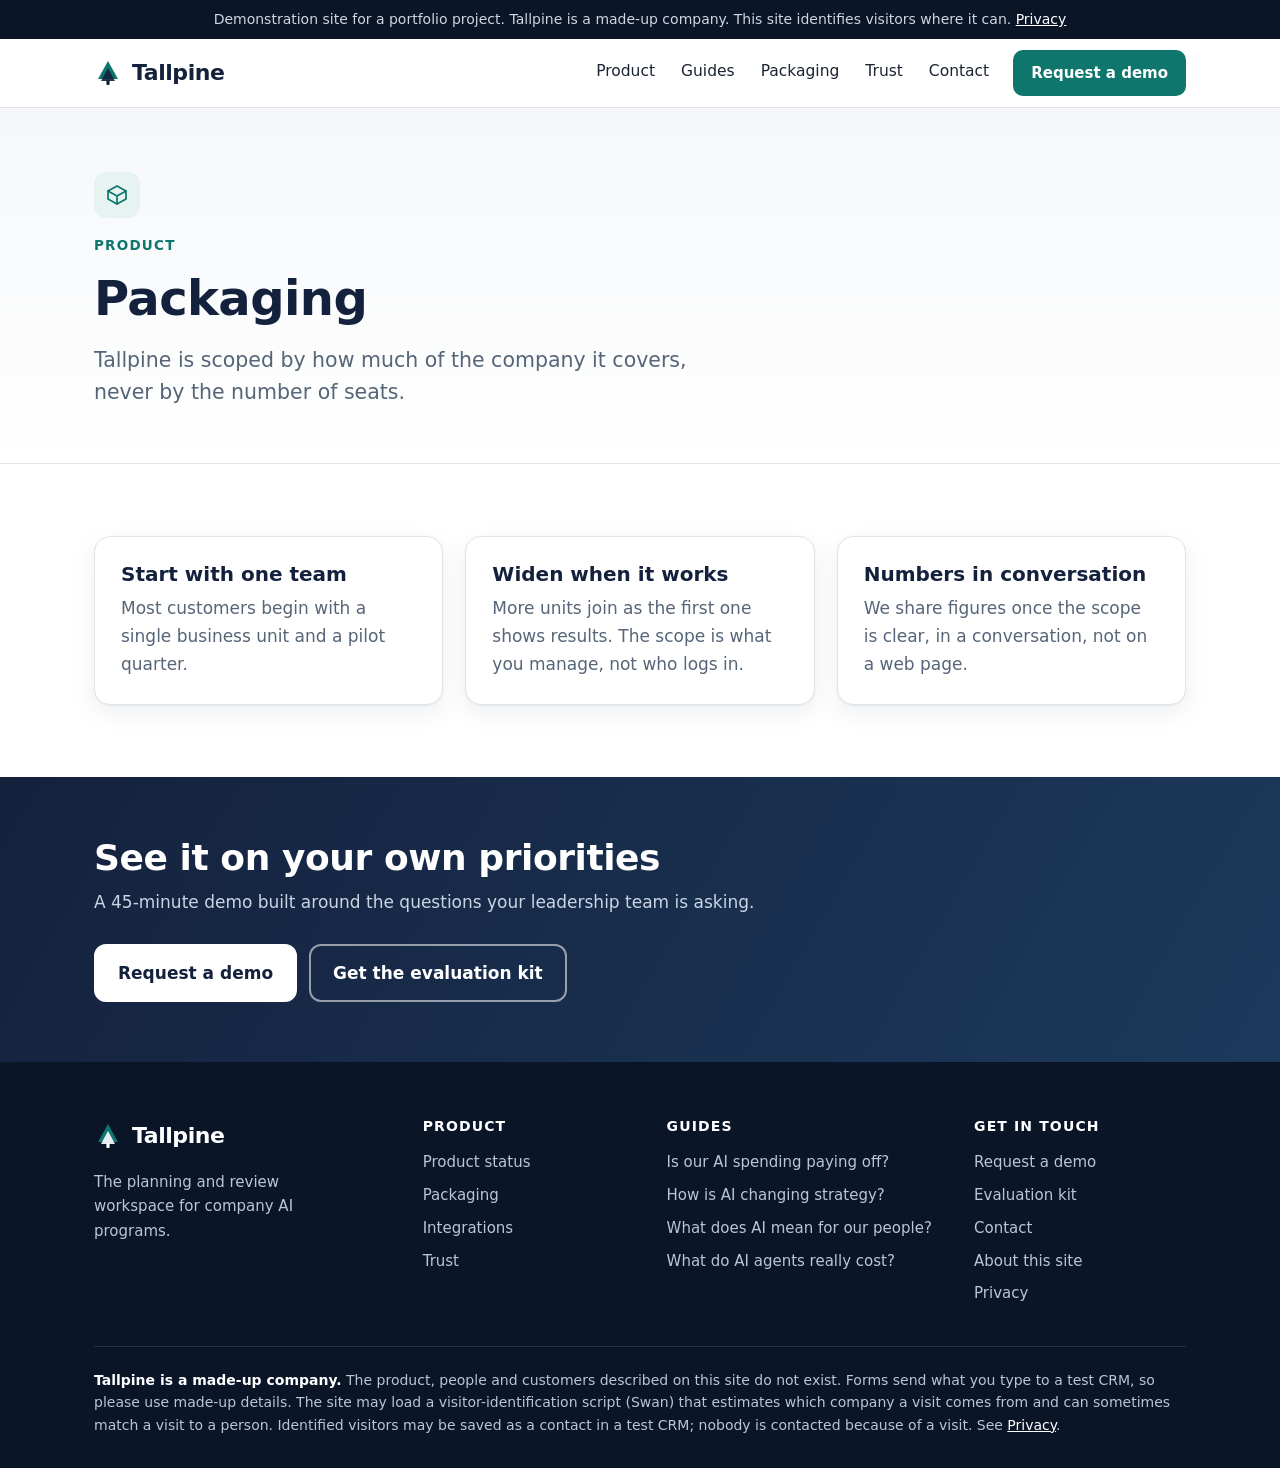
<file: packaging/index.html>
<!doctype html>
<html lang="en">
<head>
<meta charset="utf-8">
<meta name="viewport" content="width=device-width, initial-scale=1">
<title>Packaging · Tallpine</title>
<meta name="description" content="Tallpine is scoped by how much of the company it covers, never by the number of seats.">
<meta name="robots" content="noindex, nofollow">
<link rel="icon" href="../assets/favicon.svg" type="image/svg+xml">
<link rel="stylesheet" href="../assets/style.css">
<script src="../assets/swan.js" defer></script>
<script src="../assets/site.js" defer></script>
</head>
<body>
<a class="skip" href="#main">Skip to content</a>
<div class="notice"><div class="wrap">Demonstration site for a portfolio project. Tallpine is a made-up company. This site identifies visitors where it can. <a href="../privacy/index.html">Privacy</a></div></div>
<header class="top"><div class="wrap bar">
  <a class="brand" href="../index.html" aria-label="Tallpine home"><svg viewBox="0 0 28 28" width="28" height="28" aria-hidden="true"><path d="M14 2 24 20H4z" fill="#0f766e"/><path d="M14 9 21 22H7z" fill="#14213d" opacity=".9"/><rect x="12.4" y="21" width="3.2" height="5" rx="1" fill="#14213d"/></svg><span>Tallpine</span></a>
  <nav aria-label="Main"><a href="../product-status/index.html">Product</a><a href="../resources/index.html">Guides</a><a href="../packaging/index.html">Packaging</a><a href="../trust/index.html">Trust</a><a href="../contact/index.html">Contact</a></nav>
  <a class="btn small" href="../demo/index.html">Request a demo</a>
</div></header>
<main id="main">
<section class="phead"><div class="wrap"><span class="badge"><svg class="icon" viewBox="0 0 24 24" width="24" height="24" fill="none" stroke="currentColor" stroke-width="1.7" stroke-linecap="round" stroke-linejoin="round" aria-hidden="true"><path d="m3 8 9-5 9 5v8l-9 5-9-5z"/><path d="m3 8 9 5 9-5M12 13v8"/></svg></span><p class="kicker">Product</p><h1>Packaging</h1><p class="lede">Tallpine is scoped by how much of the company it covers, never by the number of seats.</p></div></section><section><div class="wrap"><div class="grid three"><div class="card"><h3>Start with one team</h3><p>Most customers begin with a single business unit and a pilot quarter.</p></div><div class="card"><h3>Widen when it works</h3><p>More units join as the first one shows results. The scope is what you manage, not who logs in.</p></div><div class="card"><h3>Numbers in conversation</h3><p>We share figures once the scope is clear, in a conversation, not on a web page.</p></div></div></div></section><section class="band"><div class="wrap"><div><h2>See it on your own priorities</h2><p>A 45-minute demo built around the questions your leadership team is asking.</p></div><p class="cta"><a class="btn light" href="../demo/index.html">Request a demo</a><a class="btn outline" href="../kit/index.html">Get the evaluation kit</a></p></div></section>
</main>
<footer><div class="wrap">
  <div class="fgrid">
    <div><a class="brand light" href="../index.html"><svg viewBox="0 0 28 28" width="28" height="28" aria-hidden="true"><path d="M14 2 24 20H4z" fill="#0f766e"/><path d="M14 9 21 22H7z" fill="#14213d" opacity=".9"/><rect x="12.4" y="21" width="3.2" height="5" rx="1" fill="#14213d"/></svg><span>Tallpine</span></a>
      <p>The planning and review workspace for company AI programs.</p></div>
    <div><h4>Product</h4><a href="../product-status/index.html">Product status</a><a href="../packaging/index.html">Packaging</a>
      <a href="../integrations/index.html">Integrations</a><a href="../trust/index.html">Trust</a></div>
    <div><h4>Guides</h4><a href="../resources/ai-spending-paying-off/index.html">Is our AI spending paying off?</a><a href="../resources/ai-changing-strategy/index.html">How is AI changing strategy?</a><a href="../resources/ai-and-our-people/index.html">What does AI mean for our people?</a><a href="../resources/what-agents-cost/index.html">What do AI agents really cost?</a></div>
    <div><h4>Get in touch</h4><a href="../demo/index.html">Request a demo</a><a href="../kit/index.html">Evaluation kit</a>
      <a href="../contact/index.html">Contact</a><a href="../about/index.html">About this site</a>
      <a href="../privacy/index.html">Privacy</a></div>
  </div>
  <p class="legal"><strong>Tallpine is a made-up company.</strong> The product, people and customers described on this
  site do not exist. Forms send what you type to a test CRM, so please use made-up details. The site may load a
  visitor-identification script (Swan) that estimates which company a visit comes from and can sometimes match a
  visit to a person. Identified visitors may be saved as a contact in a test CRM; nobody is contacted because of a visit.
  See <a href="../privacy/index.html">Privacy</a>.</p>
</div></footer>
</body>
</html>
</file>
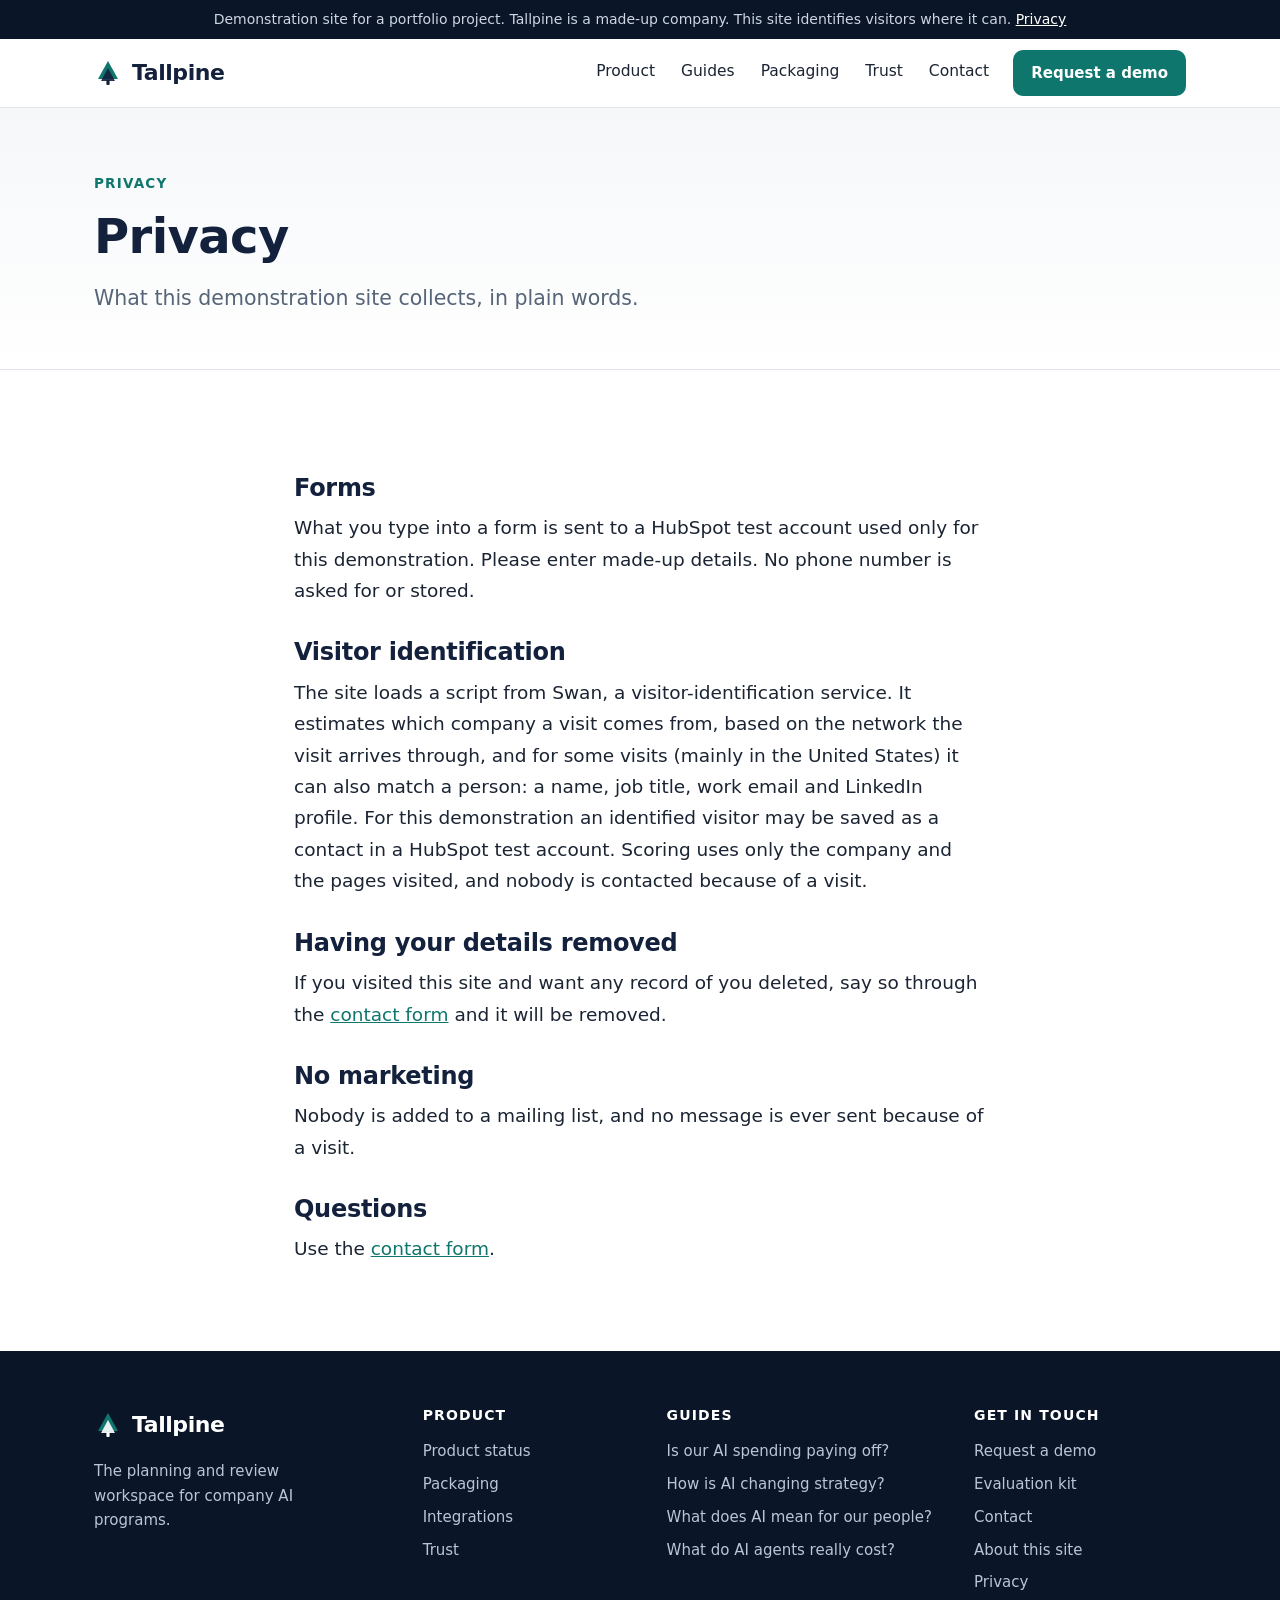
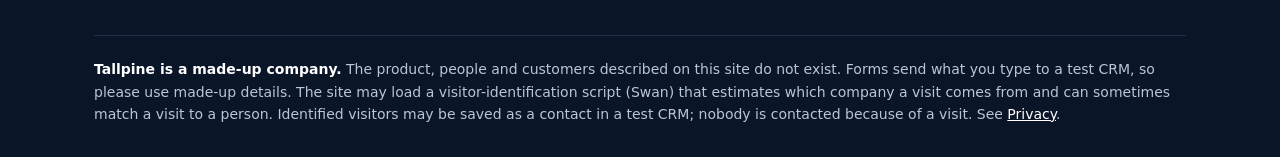
<file: privacy/index.html>
<!doctype html>
<html lang="en">
<head>
<meta charset="utf-8">
<meta name="viewport" content="width=device-width, initial-scale=1">
<title>Privacy · Tallpine</title>
<meta name="description" content="Privacy">
<meta name="robots" content="noindex, nofollow">
<link rel="icon" href="../assets/favicon.svg" type="image/svg+xml">
<link rel="stylesheet" href="../assets/style.css">
<script src="../assets/swan.js" defer></script>
<script src="../assets/site.js" defer></script>
</head>
<body>
<a class="skip" href="#main">Skip to content</a>
<div class="notice"><div class="wrap">Demonstration site for a portfolio project. Tallpine is a made-up company. This site identifies visitors where it can. <a href="../privacy/index.html">Privacy</a></div></div>
<header class="top"><div class="wrap bar">
  <a class="brand" href="../index.html" aria-label="Tallpine home"><svg viewBox="0 0 28 28" width="28" height="28" aria-hidden="true"><path d="M14 2 24 20H4z" fill="#0f766e"/><path d="M14 9 21 22H7z" fill="#14213d" opacity=".9"/><rect x="12.4" y="21" width="3.2" height="5" rx="1" fill="#14213d"/></svg><span>Tallpine</span></a>
  <nav aria-label="Main"><a href="../product-status/index.html">Product</a><a href="../resources/index.html">Guides</a><a href="../packaging/index.html">Packaging</a><a href="../trust/index.html">Trust</a><a href="../contact/index.html">Contact</a></nav>
  <a class="btn small" href="../demo/index.html">Request a demo</a>
</div></header>
<main id="main">
<section class="phead"><div class="wrap"><p class="kicker">Privacy</p><h1>Privacy</h1><p class="lede">What this demonstration site collects, in plain words.</p></div></section><section><div class="wrap narrow prose"><h2>Forms</h2><p>What you type into a form is sent to a HubSpot test account used only for this demonstration. Please enter made-up details. No phone number is asked for or stored.</p><h2>Visitor identification</h2><p>The site loads a script from Swan, a visitor-identification service. It estimates which company a visit comes from, based on the network the visit arrives through, and for some visits (mainly in the United States) it can also match a person: a name, job title, work email and LinkedIn profile. For this demonstration an identified visitor may be saved as a contact in a HubSpot test account. Scoring uses only the company and the pages visited, and nobody is contacted because of a visit.</p><h2>Having your details removed</h2><p>If you visited this site and want any record of you deleted, say so through the <a href="../contact/index.html">contact form</a> and it will be removed.</p><h2>No marketing</h2><p>Nobody is added to a mailing list, and no message is ever sent because of a visit.</p><h2>Questions</h2><p>Use the <a href="../contact/index.html">contact form</a>.</p></div></section>
</main>
<footer><div class="wrap">
  <div class="fgrid">
    <div><a class="brand light" href="../index.html"><svg viewBox="0 0 28 28" width="28" height="28" aria-hidden="true"><path d="M14 2 24 20H4z" fill="#0f766e"/><path d="M14 9 21 22H7z" fill="#14213d" opacity=".9"/><rect x="12.4" y="21" width="3.2" height="5" rx="1" fill="#14213d"/></svg><span>Tallpine</span></a>
      <p>The planning and review workspace for company AI programs.</p></div>
    <div><h4>Product</h4><a href="../product-status/index.html">Product status</a><a href="../packaging/index.html">Packaging</a>
      <a href="../integrations/index.html">Integrations</a><a href="../trust/index.html">Trust</a></div>
    <div><h4>Guides</h4><a href="../resources/ai-spending-paying-off/index.html">Is our AI spending paying off?</a><a href="../resources/ai-changing-strategy/index.html">How is AI changing strategy?</a><a href="../resources/ai-and-our-people/index.html">What does AI mean for our people?</a><a href="../resources/what-agents-cost/index.html">What do AI agents really cost?</a></div>
    <div><h4>Get in touch</h4><a href="../demo/index.html">Request a demo</a><a href="../kit/index.html">Evaluation kit</a>
      <a href="../contact/index.html">Contact</a><a href="../about/index.html">About this site</a>
      <a href="../privacy/index.html">Privacy</a></div>
  </div>
  <p class="legal"><strong>Tallpine is a made-up company.</strong> The product, people and customers described on this
  site do not exist. Forms send what you type to a test CRM, so please use made-up details. The site may load a
  visitor-identification script (Swan) that estimates which company a visit comes from and can sometimes match a
  visit to a person. Identified visitors may be saved as a contact in a test CRM; nobody is contacted because of a visit.
  See <a href="../privacy/index.html">Privacy</a>.</p>
</div></footer>
</body>
</html>
</file>
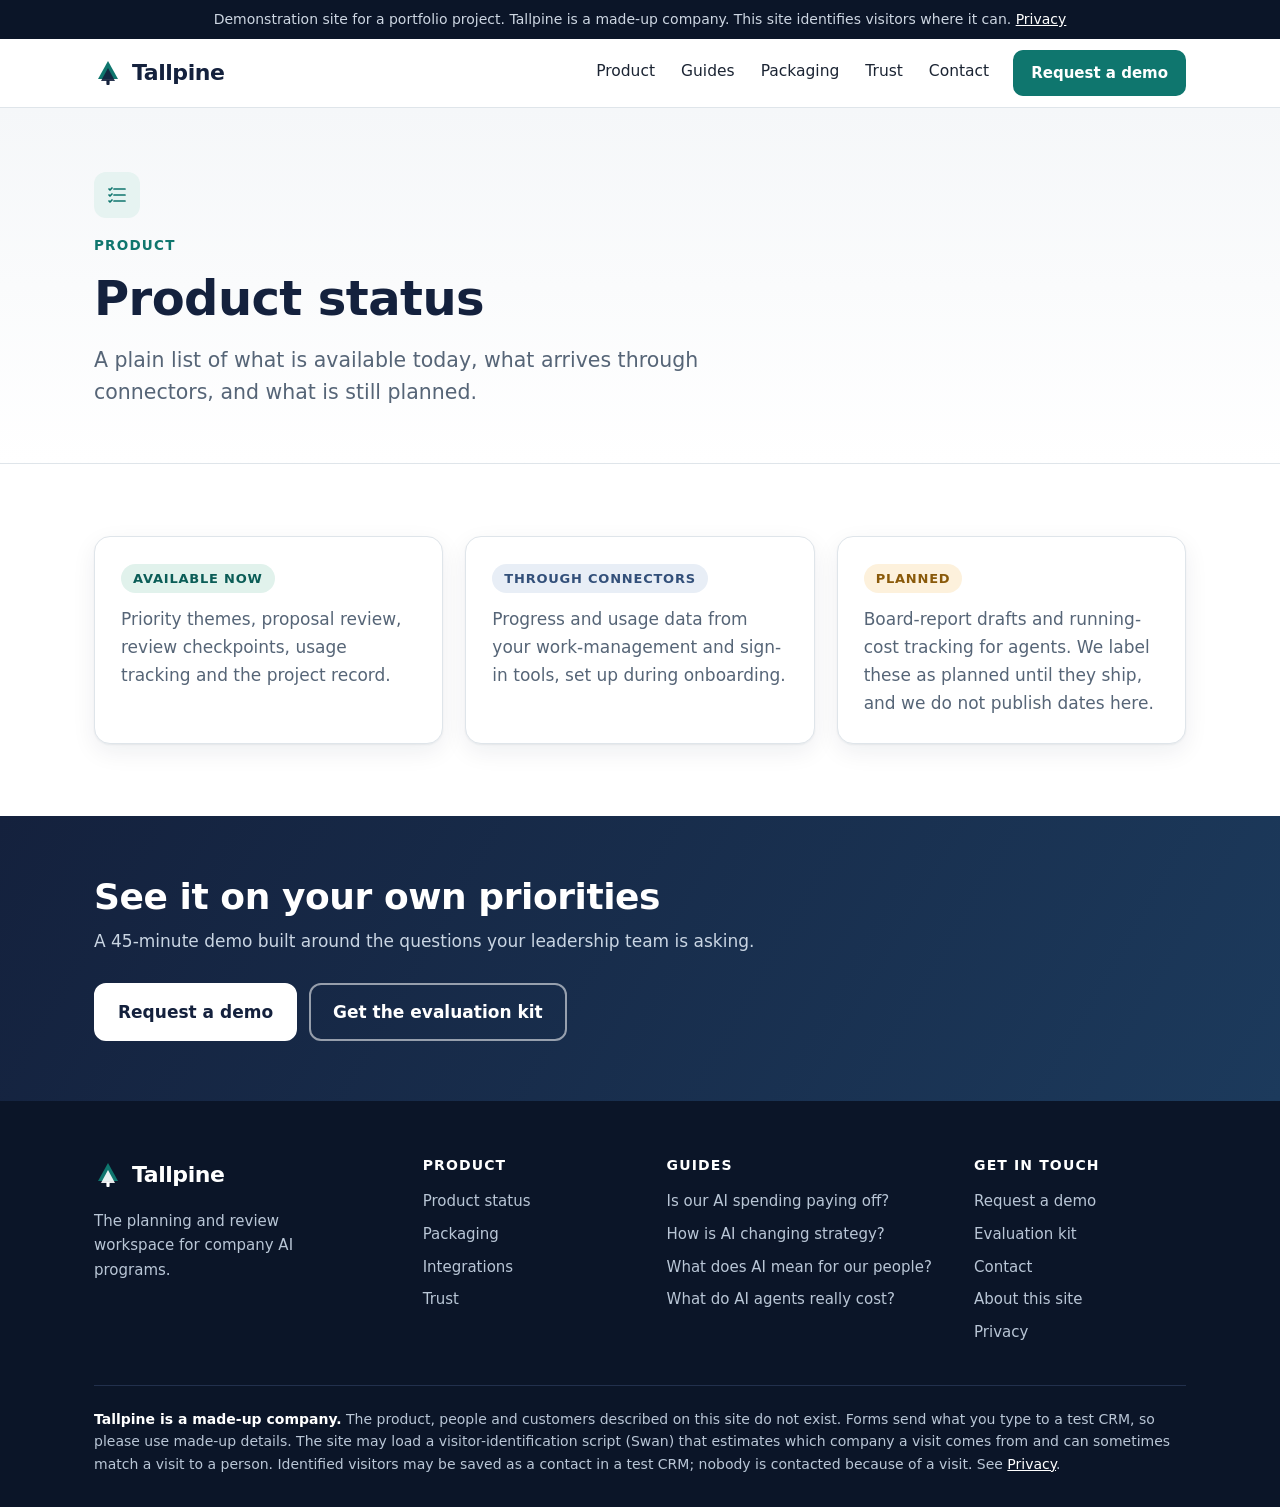
<file: product-status/index.html>
<!doctype html>
<html lang="en">
<head>
<meta charset="utf-8">
<meta name="viewport" content="width=device-width, initial-scale=1">
<title>Product status · Tallpine</title>
<meta name="description" content="A plain list of what is available today, what arrives through connectors, and what is still planned.">
<meta name="robots" content="noindex, nofollow">
<link rel="icon" href="../assets/favicon.svg" type="image/svg+xml">
<link rel="stylesheet" href="../assets/style.css">
<script src="../assets/swan.js" defer></script>
<script src="../assets/site.js" defer></script>
</head>
<body>
<a class="skip" href="#main">Skip to content</a>
<div class="notice"><div class="wrap">Demonstration site for a portfolio project. Tallpine is a made-up company. This site identifies visitors where it can. <a href="../privacy/index.html">Privacy</a></div></div>
<header class="top"><div class="wrap bar">
  <a class="brand" href="../index.html" aria-label="Tallpine home"><svg viewBox="0 0 28 28" width="28" height="28" aria-hidden="true"><path d="M14 2 24 20H4z" fill="#0f766e"/><path d="M14 9 21 22H7z" fill="#14213d" opacity=".9"/><rect x="12.4" y="21" width="3.2" height="5" rx="1" fill="#14213d"/></svg><span>Tallpine</span></a>
  <nav aria-label="Main"><a href="../product-status/index.html">Product</a><a href="../resources/index.html">Guides</a><a href="../packaging/index.html">Packaging</a><a href="../trust/index.html">Trust</a><a href="../contact/index.html">Contact</a></nav>
  <a class="btn small" href="../demo/index.html">Request a demo</a>
</div></header>
<main id="main">
<section class="phead"><div class="wrap"><span class="badge"><svg class="icon" viewBox="0 0 24 24" width="24" height="24" fill="none" stroke="currentColor" stroke-width="1.7" stroke-linecap="round" stroke-linejoin="round" aria-hidden="true"><path d="M9 6h11M9 12h11M9 18h11"/><path d="m4 6 1 1 2-2M4 12l1 1 2-2M4 18l1 1 2-2"/></svg></span><p class="kicker">Product</p><h1>Product status</h1><p class="lede">A plain list of what is available today, what arrives through connectors, and what is still planned.</p></div></section><section><div class="wrap"><div class="grid three"><div class="card"><span class=tag-now>Available now</span><p>Priority themes, proposal review, review checkpoints, usage tracking and the project record.</p></div><div class="card"><span class=tag-conn>Through connectors</span><p>Progress and usage data from your work-management and sign-in tools, set up during onboarding.</p></div><div class="card"><span class=tag-plan>Planned</span><p>Board-report drafts and running-cost tracking for agents. We label these as planned until they ship, and we do not publish dates here.</p></div></div></div></section><section class="band"><div class="wrap"><div><h2>See it on your own priorities</h2><p>A 45-minute demo built around the questions your leadership team is asking.</p></div><p class="cta"><a class="btn light" href="../demo/index.html">Request a demo</a><a class="btn outline" href="../kit/index.html">Get the evaluation kit</a></p></div></section>
</main>
<footer><div class="wrap">
  <div class="fgrid">
    <div><a class="brand light" href="../index.html"><svg viewBox="0 0 28 28" width="28" height="28" aria-hidden="true"><path d="M14 2 24 20H4z" fill="#0f766e"/><path d="M14 9 21 22H7z" fill="#14213d" opacity=".9"/><rect x="12.4" y="21" width="3.2" height="5" rx="1" fill="#14213d"/></svg><span>Tallpine</span></a>
      <p>The planning and review workspace for company AI programs.</p></div>
    <div><h4>Product</h4><a href="../product-status/index.html">Product status</a><a href="../packaging/index.html">Packaging</a>
      <a href="../integrations/index.html">Integrations</a><a href="../trust/index.html">Trust</a></div>
    <div><h4>Guides</h4><a href="../resources/ai-spending-paying-off/index.html">Is our AI spending paying off?</a><a href="../resources/ai-changing-strategy/index.html">How is AI changing strategy?</a><a href="../resources/ai-and-our-people/index.html">What does AI mean for our people?</a><a href="../resources/what-agents-cost/index.html">What do AI agents really cost?</a></div>
    <div><h4>Get in touch</h4><a href="../demo/index.html">Request a demo</a><a href="../kit/index.html">Evaluation kit</a>
      <a href="../contact/index.html">Contact</a><a href="../about/index.html">About this site</a>
      <a href="../privacy/index.html">Privacy</a></div>
  </div>
  <p class="legal"><strong>Tallpine is a made-up company.</strong> The product, people and customers described on this
  site do not exist. Forms send what you type to a test CRM, so please use made-up details. The site may load a
  visitor-identification script (Swan) that estimates which company a visit comes from and can sometimes match a
  visit to a person. Identified visitors may be saved as a contact in a test CRM; nobody is contacted because of a visit.
  See <a href="../privacy/index.html">Privacy</a>.</p>
</div></footer>
</body>
</html>
</file>
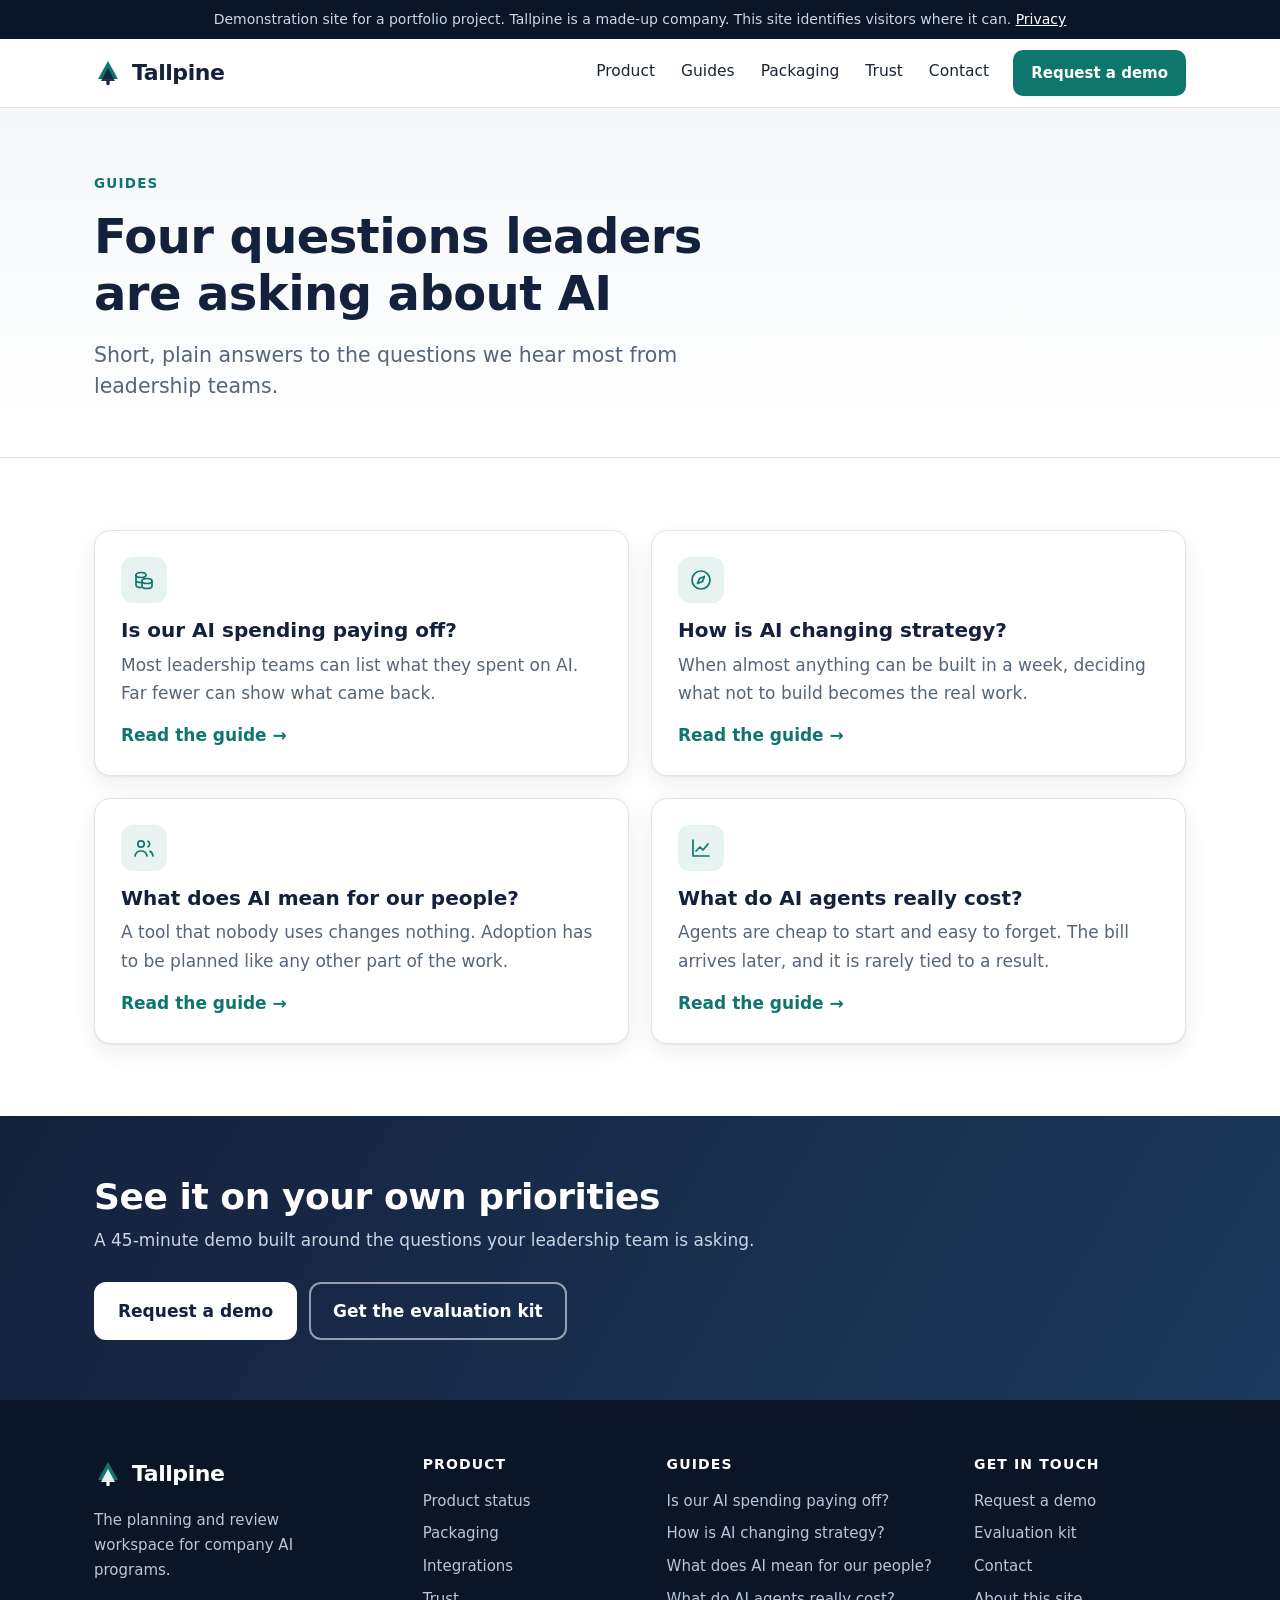
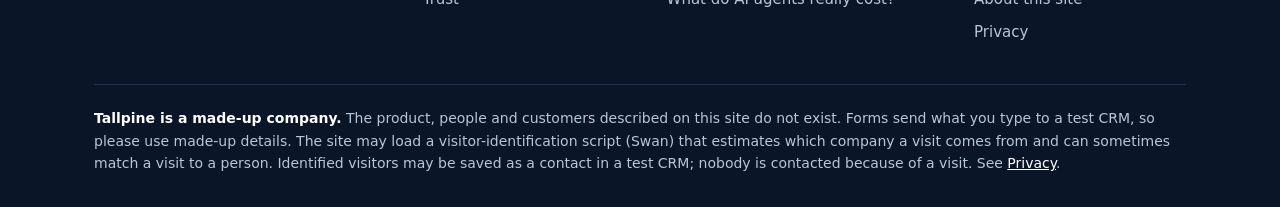
<file: resources/index.html>
<!doctype html>
<html lang="en">
<head>
<meta charset="utf-8">
<meta name="viewport" content="width=device-width, initial-scale=1">
<title>Guides · Tallpine</title>
<meta name="description" content="Guides">
<meta name="robots" content="noindex, nofollow">
<link rel="icon" href="../assets/favicon.svg" type="image/svg+xml">
<link rel="stylesheet" href="../assets/style.css">
<script src="../assets/swan.js" defer></script>
<script src="../assets/site.js" defer></script>
</head>
<body>
<a class="skip" href="#main">Skip to content</a>
<div class="notice"><div class="wrap">Demonstration site for a portfolio project. Tallpine is a made-up company. This site identifies visitors where it can. <a href="../privacy/index.html">Privacy</a></div></div>
<header class="top"><div class="wrap bar">
  <a class="brand" href="../index.html" aria-label="Tallpine home"><svg viewBox="0 0 28 28" width="28" height="28" aria-hidden="true"><path d="M14 2 24 20H4z" fill="#0f766e"/><path d="M14 9 21 22H7z" fill="#14213d" opacity=".9"/><rect x="12.4" y="21" width="3.2" height="5" rx="1" fill="#14213d"/></svg><span>Tallpine</span></a>
  <nav aria-label="Main"><a href="../product-status/index.html">Product</a><a href="../resources/index.html">Guides</a><a href="../packaging/index.html">Packaging</a><a href="../trust/index.html">Trust</a><a href="../contact/index.html">Contact</a></nav>
  <a class="btn small" href="../demo/index.html">Request a demo</a>
</div></header>
<main id="main">
<section class="phead"><div class="wrap"><p class="kicker">Guides</p><h1>Four questions leaders are asking about AI</h1><p class="lede">Short, plain answers to the questions we hear most from leadership teams.</p></div></section><section><div class="wrap"><div class="grid two"><a class="card link" href="ai-spending-paying-off/index.html"><span class="badge"><svg class="icon" viewBox="0 0 24 24" width="24" height="24" fill="none" stroke="currentColor" stroke-width="1.7" stroke-linecap="round" stroke-linejoin="round" aria-hidden="true"><ellipse cx="9" cy="7" rx="5" ry="2.5"/><path d="M4 7v5c0 1.4 2.2 2.5 5 2.5M4 12v5c0 1.4 2.2 2.5 5 2.5"/><ellipse cx="15" cy="13" rx="5" ry="2.5"/><path d="M10 13v5c0 1.4 2.2 2.5 5 2.5s5-1.1 5-2.5v-5"/></svg></span><h3>Is our AI spending paying off?</h3><p>Most leadership teams can list what they spent on AI. Far fewer can show what came back.</p><span class="more">Read the guide</span></a><a class="card link" href="ai-changing-strategy/index.html"><span class="badge"><svg class="icon" viewBox="0 0 24 24" width="24" height="24" fill="none" stroke="currentColor" stroke-width="1.7" stroke-linecap="round" stroke-linejoin="round" aria-hidden="true"><circle cx="12" cy="12" r="9"/><path d="m15.5 8.5-2 5-5 2 2-5z"/></svg></span><h3>How is AI changing strategy?</h3><p>When almost anything can be built in a week, deciding what not to build becomes the real work.</p><span class="more">Read the guide</span></a><a class="card link" href="ai-and-our-people/index.html"><span class="badge"><svg class="icon" viewBox="0 0 24 24" width="24" height="24" fill="none" stroke="currentColor" stroke-width="1.7" stroke-linecap="round" stroke-linejoin="round" aria-hidden="true"><circle cx="9" cy="8" r="3.2"/><path d="M3 20c.6-3.4 3-5 6-5s5.4 1.6 6 5"/><path d="M16 5.2a3.2 3.2 0 0 1 0 5.6M18 15.4c1.7.7 2.7 2.2 3 4.6"/></svg></span><h3>What does AI mean for our people?</h3><p>A tool that nobody uses changes nothing. Adoption has to be planned like any other part of the work.</p><span class="more">Read the guide</span></a><a class="card link" href="what-agents-cost/index.html"><span class="badge"><svg class="icon" viewBox="0 0 24 24" width="24" height="24" fill="none" stroke="currentColor" stroke-width="1.7" stroke-linecap="round" stroke-linejoin="round" aria-hidden="true"><path d="M4 20V4M4 20h16"/><path d="m7 15 4-4 3 3 5-6"/></svg></span><h3>What do AI agents really cost?</h3><p>Agents are cheap to start and easy to forget. The bill arrives later, and it is rarely tied to a result.</p><span class="more">Read the guide</span></a></div></div></section><section class="band"><div class="wrap"><div><h2>See it on your own priorities</h2><p>A 45-minute demo built around the questions your leadership team is asking.</p></div><p class="cta"><a class="btn light" href="../demo/index.html">Request a demo</a><a class="btn outline" href="../kit/index.html">Get the evaluation kit</a></p></div></section>
</main>
<footer><div class="wrap">
  <div class="fgrid">
    <div><a class="brand light" href="../index.html"><svg viewBox="0 0 28 28" width="28" height="28" aria-hidden="true"><path d="M14 2 24 20H4z" fill="#0f766e"/><path d="M14 9 21 22H7z" fill="#14213d" opacity=".9"/><rect x="12.4" y="21" width="3.2" height="5" rx="1" fill="#14213d"/></svg><span>Tallpine</span></a>
      <p>The planning and review workspace for company AI programs.</p></div>
    <div><h4>Product</h4><a href="../product-status/index.html">Product status</a><a href="../packaging/index.html">Packaging</a>
      <a href="../integrations/index.html">Integrations</a><a href="../trust/index.html">Trust</a></div>
    <div><h4>Guides</h4><a href="../resources/ai-spending-paying-off/index.html">Is our AI spending paying off?</a><a href="../resources/ai-changing-strategy/index.html">How is AI changing strategy?</a><a href="../resources/ai-and-our-people/index.html">What does AI mean for our people?</a><a href="../resources/what-agents-cost/index.html">What do AI agents really cost?</a></div>
    <div><h4>Get in touch</h4><a href="../demo/index.html">Request a demo</a><a href="../kit/index.html">Evaluation kit</a>
      <a href="../contact/index.html">Contact</a><a href="../about/index.html">About this site</a>
      <a href="../privacy/index.html">Privacy</a></div>
  </div>
  <p class="legal"><strong>Tallpine is a made-up company.</strong> The product, people and customers described on this
  site do not exist. Forms send what you type to a test CRM, so please use made-up details. The site may load a
  visitor-identification script (Swan) that estimates which company a visit comes from and can sometimes match a
  visit to a person. Identified visitors may be saved as a contact in a test CRM; nobody is contacted because of a visit.
  See <a href="../privacy/index.html">Privacy</a>.</p>
</div></footer>
</body>
</html>
</file>
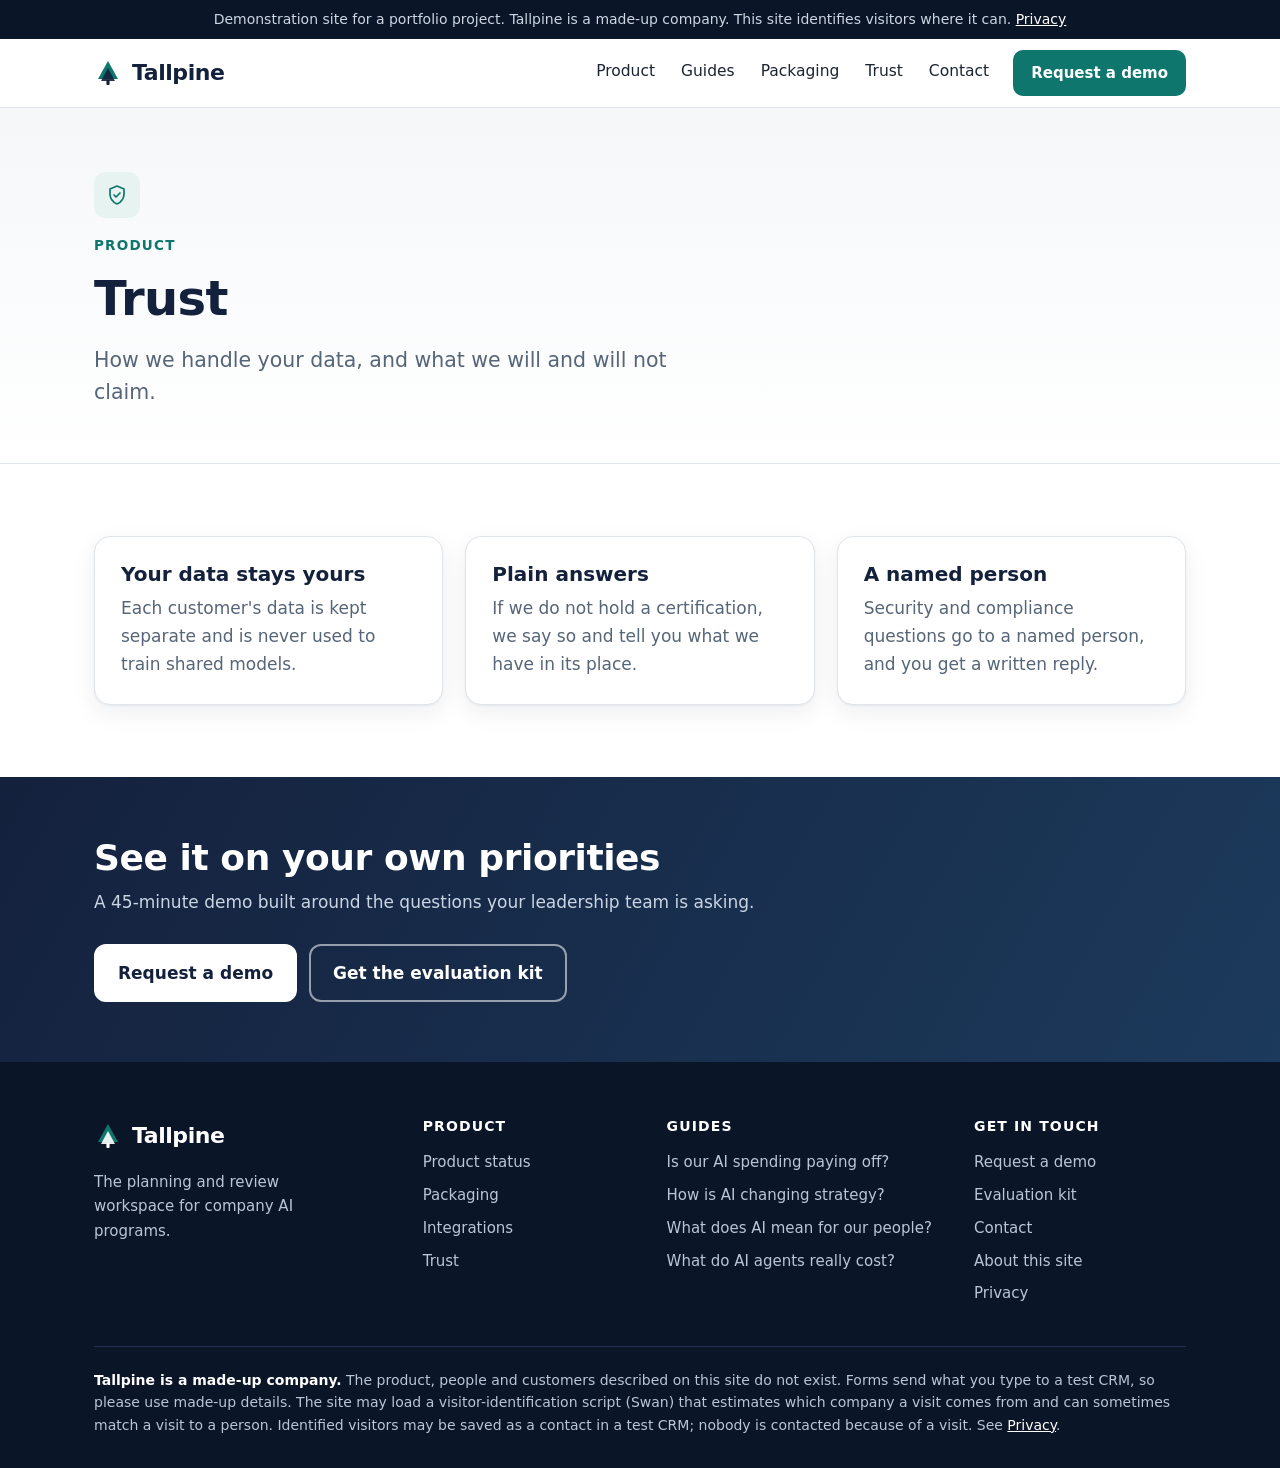
<file: trust/index.html>
<!doctype html>
<html lang="en">
<head>
<meta charset="utf-8">
<meta name="viewport" content="width=device-width, initial-scale=1">
<title>Trust · Tallpine</title>
<meta name="description" content="How we handle your data, and what we will and will not claim.">
<meta name="robots" content="noindex, nofollow">
<link rel="icon" href="../assets/favicon.svg" type="image/svg+xml">
<link rel="stylesheet" href="../assets/style.css">
<script src="../assets/swan.js" defer></script>
<script src="../assets/site.js" defer></script>
</head>
<body>
<a class="skip" href="#main">Skip to content</a>
<div class="notice"><div class="wrap">Demonstration site for a portfolio project. Tallpine is a made-up company. This site identifies visitors where it can. <a href="../privacy/index.html">Privacy</a></div></div>
<header class="top"><div class="wrap bar">
  <a class="brand" href="../index.html" aria-label="Tallpine home"><svg viewBox="0 0 28 28" width="28" height="28" aria-hidden="true"><path d="M14 2 24 20H4z" fill="#0f766e"/><path d="M14 9 21 22H7z" fill="#14213d" opacity=".9"/><rect x="12.4" y="21" width="3.2" height="5" rx="1" fill="#14213d"/></svg><span>Tallpine</span></a>
  <nav aria-label="Main"><a href="../product-status/index.html">Product</a><a href="../resources/index.html">Guides</a><a href="../packaging/index.html">Packaging</a><a href="../trust/index.html">Trust</a><a href="../contact/index.html">Contact</a></nav>
  <a class="btn small" href="../demo/index.html">Request a demo</a>
</div></header>
<main id="main">
<section class="phead"><div class="wrap"><span class="badge"><svg class="icon" viewBox="0 0 24 24" width="24" height="24" fill="none" stroke="currentColor" stroke-width="1.7" stroke-linecap="round" stroke-linejoin="round" aria-hidden="true"><path d="M12 3 5 6v5c0 4.4 2.9 8.2 7 10 4.1-1.8 7-5.6 7-10V6z"/><path d="m9 12 2 2 4-4"/></svg></span><p class="kicker">Product</p><h1>Trust</h1><p class="lede">How we handle your data, and what we will and will not claim.</p></div></section><section><div class="wrap"><div class="grid three"><div class="card"><h3>Your data stays yours</h3><p>Each customer&#x27;s data is kept separate and is never used to train shared models.</p></div><div class="card"><h3>Plain answers</h3><p>If we do not hold a certification, we say so and tell you what we have in its place.</p></div><div class="card"><h3>A named person</h3><p>Security and compliance questions go to a named person, and you get a written reply.</p></div></div></div></section><section class="band"><div class="wrap"><div><h2>See it on your own priorities</h2><p>A 45-minute demo built around the questions your leadership team is asking.</p></div><p class="cta"><a class="btn light" href="../demo/index.html">Request a demo</a><a class="btn outline" href="../kit/index.html">Get the evaluation kit</a></p></div></section>
</main>
<footer><div class="wrap">
  <div class="fgrid">
    <div><a class="brand light" href="../index.html"><svg viewBox="0 0 28 28" width="28" height="28" aria-hidden="true"><path d="M14 2 24 20H4z" fill="#0f766e"/><path d="M14 9 21 22H7z" fill="#14213d" opacity=".9"/><rect x="12.4" y="21" width="3.2" height="5" rx="1" fill="#14213d"/></svg><span>Tallpine</span></a>
      <p>The planning and review workspace for company AI programs.</p></div>
    <div><h4>Product</h4><a href="../product-status/index.html">Product status</a><a href="../packaging/index.html">Packaging</a>
      <a href="../integrations/index.html">Integrations</a><a href="../trust/index.html">Trust</a></div>
    <div><h4>Guides</h4><a href="../resources/ai-spending-paying-off/index.html">Is our AI spending paying off?</a><a href="../resources/ai-changing-strategy/index.html">How is AI changing strategy?</a><a href="../resources/ai-and-our-people/index.html">What does AI mean for our people?</a><a href="../resources/what-agents-cost/index.html">What do AI agents really cost?</a></div>
    <div><h4>Get in touch</h4><a href="../demo/index.html">Request a demo</a><a href="../kit/index.html">Evaluation kit</a>
      <a href="../contact/index.html">Contact</a><a href="../about/index.html">About this site</a>
      <a href="../privacy/index.html">Privacy</a></div>
  </div>
  <p class="legal"><strong>Tallpine is a made-up company.</strong> The product, people and customers described on this
  site do not exist. Forms send what you type to a test CRM, so please use made-up details. The site may load a
  visitor-identification script (Swan) that estimates which company a visit comes from and can sometimes match a
  visit to a person. Identified visitors may be saved as a contact in a test CRM; nobody is contacted because of a visit.
  See <a href="../privacy/index.html">Privacy</a>.</p>
</div></footer>
</body>
</html>
</file>
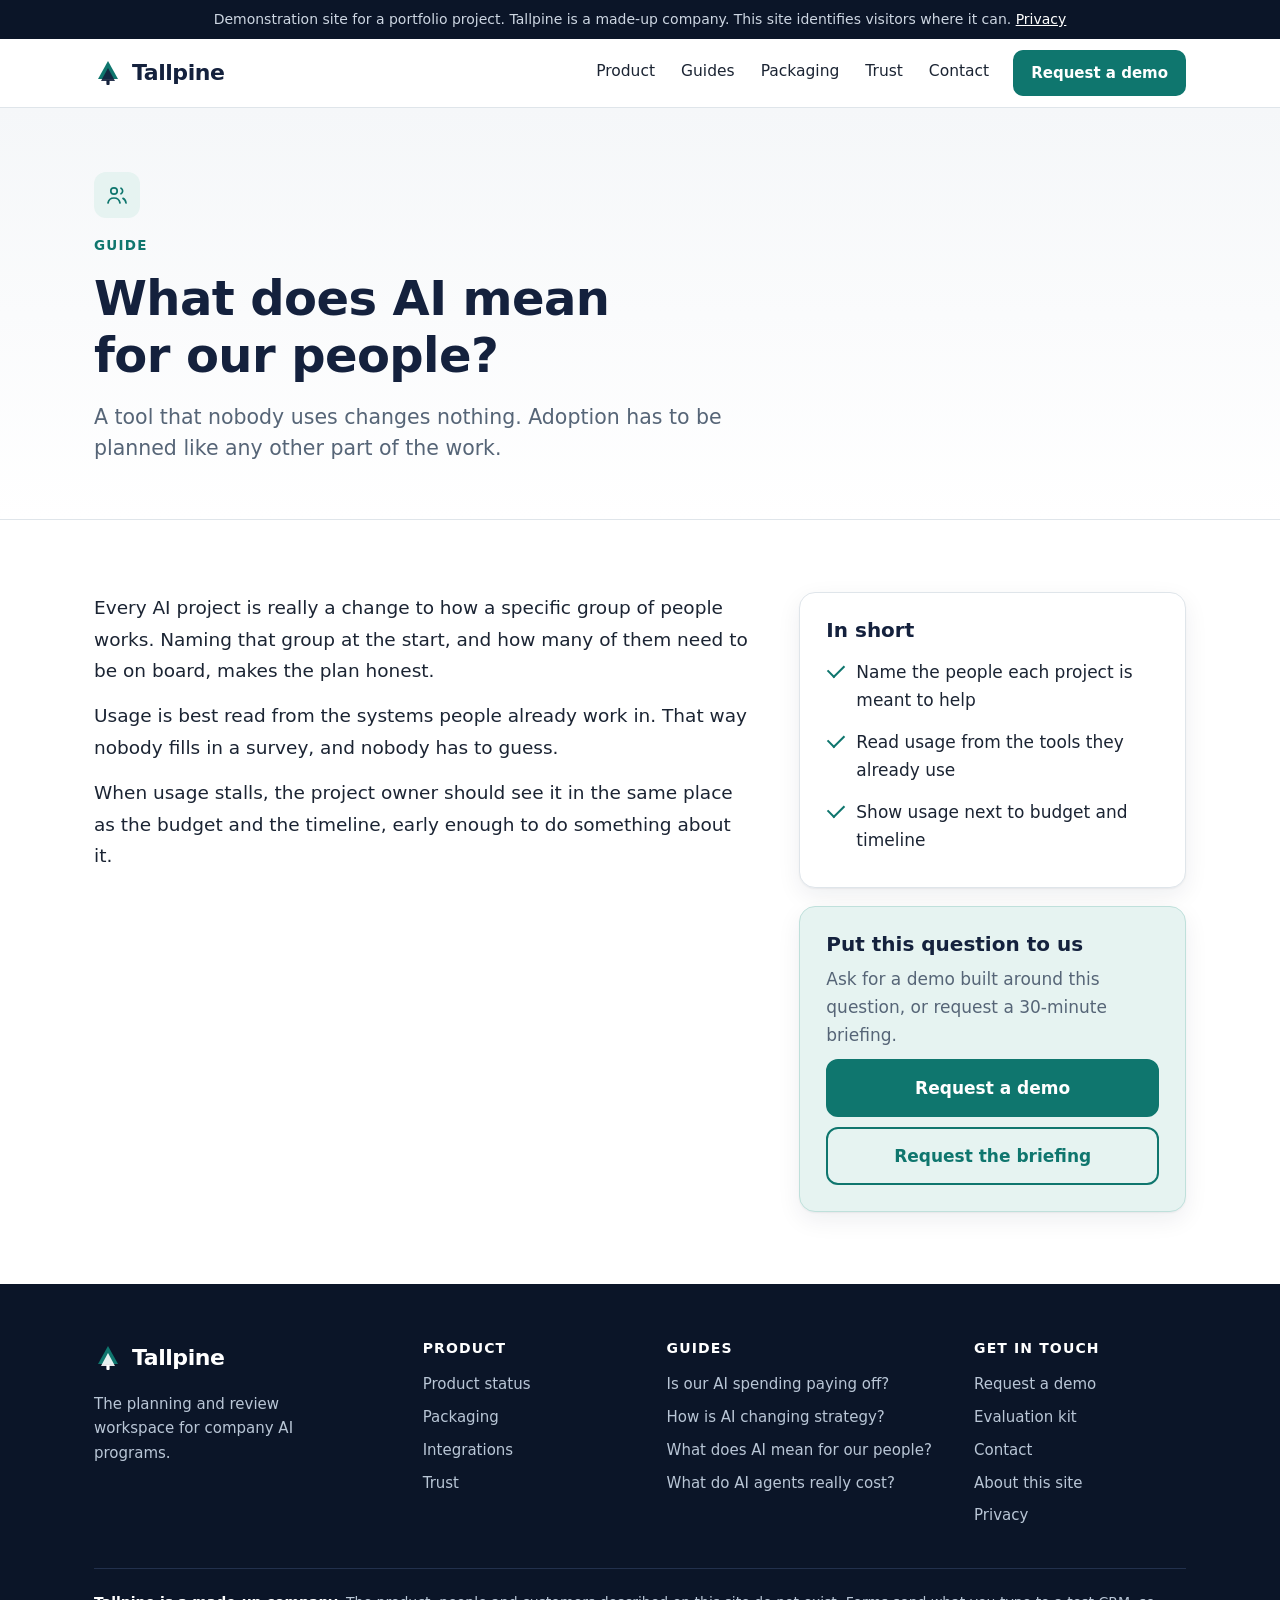
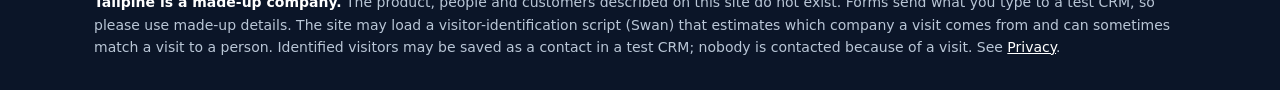
<file: resources/ai-and-our-people/index.html>
<!doctype html>
<html lang="en">
<head>
<meta charset="utf-8">
<meta name="viewport" content="width=device-width, initial-scale=1">
<title>What does AI mean for our people? · Tallpine</title>
<meta name="description" content="A tool that nobody uses changes nothing. Adoption has to be planned like any other part of the work.">
<meta name="robots" content="noindex, nofollow">
<link rel="icon" href="../../assets/favicon.svg" type="image/svg+xml">
<link rel="stylesheet" href="../../assets/style.css">
<script src="../../assets/swan.js" defer></script>
<script src="../../assets/site.js" defer></script>
</head>
<body>
<a class="skip" href="#main">Skip to content</a>
<div class="notice"><div class="wrap">Demonstration site for a portfolio project. Tallpine is a made-up company. This site identifies visitors where it can. <a href="../../privacy/index.html">Privacy</a></div></div>
<header class="top"><div class="wrap bar">
  <a class="brand" href="../../index.html" aria-label="Tallpine home"><svg viewBox="0 0 28 28" width="28" height="28" aria-hidden="true"><path d="M14 2 24 20H4z" fill="#0f766e"/><path d="M14 9 21 22H7z" fill="#14213d" opacity=".9"/><rect x="12.4" y="21" width="3.2" height="5" rx="1" fill="#14213d"/></svg><span>Tallpine</span></a>
  <nav aria-label="Main"><a href="../../product-status/index.html">Product</a><a href="../../resources/index.html">Guides</a><a href="../../packaging/index.html">Packaging</a><a href="../../trust/index.html">Trust</a><a href="../../contact/index.html">Contact</a></nav>
  <a class="btn small" href="../../demo/index.html">Request a demo</a>
</div></header>
<main id="main">
<section class="phead"><div class="wrap"><span class="badge"><svg class="icon" viewBox="0 0 24 24" width="24" height="24" fill="none" stroke="currentColor" stroke-width="1.7" stroke-linecap="round" stroke-linejoin="round" aria-hidden="true"><circle cx="9" cy="8" r="3.2"/><path d="M3 20c.6-3.4 3-5 6-5s5.4 1.6 6 5"/><path d="M16 5.2a3.2 3.2 0 0 1 0 5.6M18 15.4c1.7.7 2.7 2.2 3 4.6"/></svg></span><p class="kicker">Guide</p><h1>What does AI mean for our people?</h1><p class="lede">A tool that nobody uses changes nothing. Adoption has to be planned like any other part of the work.</p></div></section><section><div class="wrap article"><article class="prose"><p>Every AI project is really a change to how a specific group of people works. Naming that group at the start, and how many of them need to be on board, makes the plan honest.</p><p>Usage is best read from the systems people already work in. That way nobody fills in a survey, and nobody has to guess.</p><p>When usage stalls, the project owner should see it in the same place as the budget and the timeline, early enough to do something about it.</p></article><aside><div class="card"><h3>In short</h3><ul class="ticks"><li>Name the people each project is meant to help</li><li>Read usage from the tools they already use</li><li>Show usage next to budget and timeline</li></ul></div><div class="card callout"><h3>Put this question to us</h3><p>Ask for a demo built around this question, or request a 30-minute briefing.</p><a class="btn block" href="../../demo/index.html?question=q-people">Request a demo</a><a class="btn ghost block" href="../../contact/index.html?question=q-people">Request the briefing</a></div></aside></div></section>
</main>
<footer><div class="wrap">
  <div class="fgrid">
    <div><a class="brand light" href="../../index.html"><svg viewBox="0 0 28 28" width="28" height="28" aria-hidden="true"><path d="M14 2 24 20H4z" fill="#0f766e"/><path d="M14 9 21 22H7z" fill="#14213d" opacity=".9"/><rect x="12.4" y="21" width="3.2" height="5" rx="1" fill="#14213d"/></svg><span>Tallpine</span></a>
      <p>The planning and review workspace for company AI programs.</p></div>
    <div><h4>Product</h4><a href="../../product-status/index.html">Product status</a><a href="../../packaging/index.html">Packaging</a>
      <a href="../../integrations/index.html">Integrations</a><a href="../../trust/index.html">Trust</a></div>
    <div><h4>Guides</h4><a href="../../resources/ai-spending-paying-off/index.html">Is our AI spending paying off?</a><a href="../../resources/ai-changing-strategy/index.html">How is AI changing strategy?</a><a href="../../resources/ai-and-our-people/index.html">What does AI mean for our people?</a><a href="../../resources/what-agents-cost/index.html">What do AI agents really cost?</a></div>
    <div><h4>Get in touch</h4><a href="../../demo/index.html">Request a demo</a><a href="../../kit/index.html">Evaluation kit</a>
      <a href="../../contact/index.html">Contact</a><a href="../../about/index.html">About this site</a>
      <a href="../../privacy/index.html">Privacy</a></div>
  </div>
  <p class="legal"><strong>Tallpine is a made-up company.</strong> The product, people and customers described on this
  site do not exist. Forms send what you type to a test CRM, so please use made-up details. The site may load a
  visitor-identification script (Swan) that estimates which company a visit comes from and can sometimes match a
  visit to a person. Identified visitors may be saved as a contact in a test CRM; nobody is contacted because of a visit.
  See <a href="../../privacy/index.html">Privacy</a>.</p>
</div></footer>
</body>
</html>
</file>
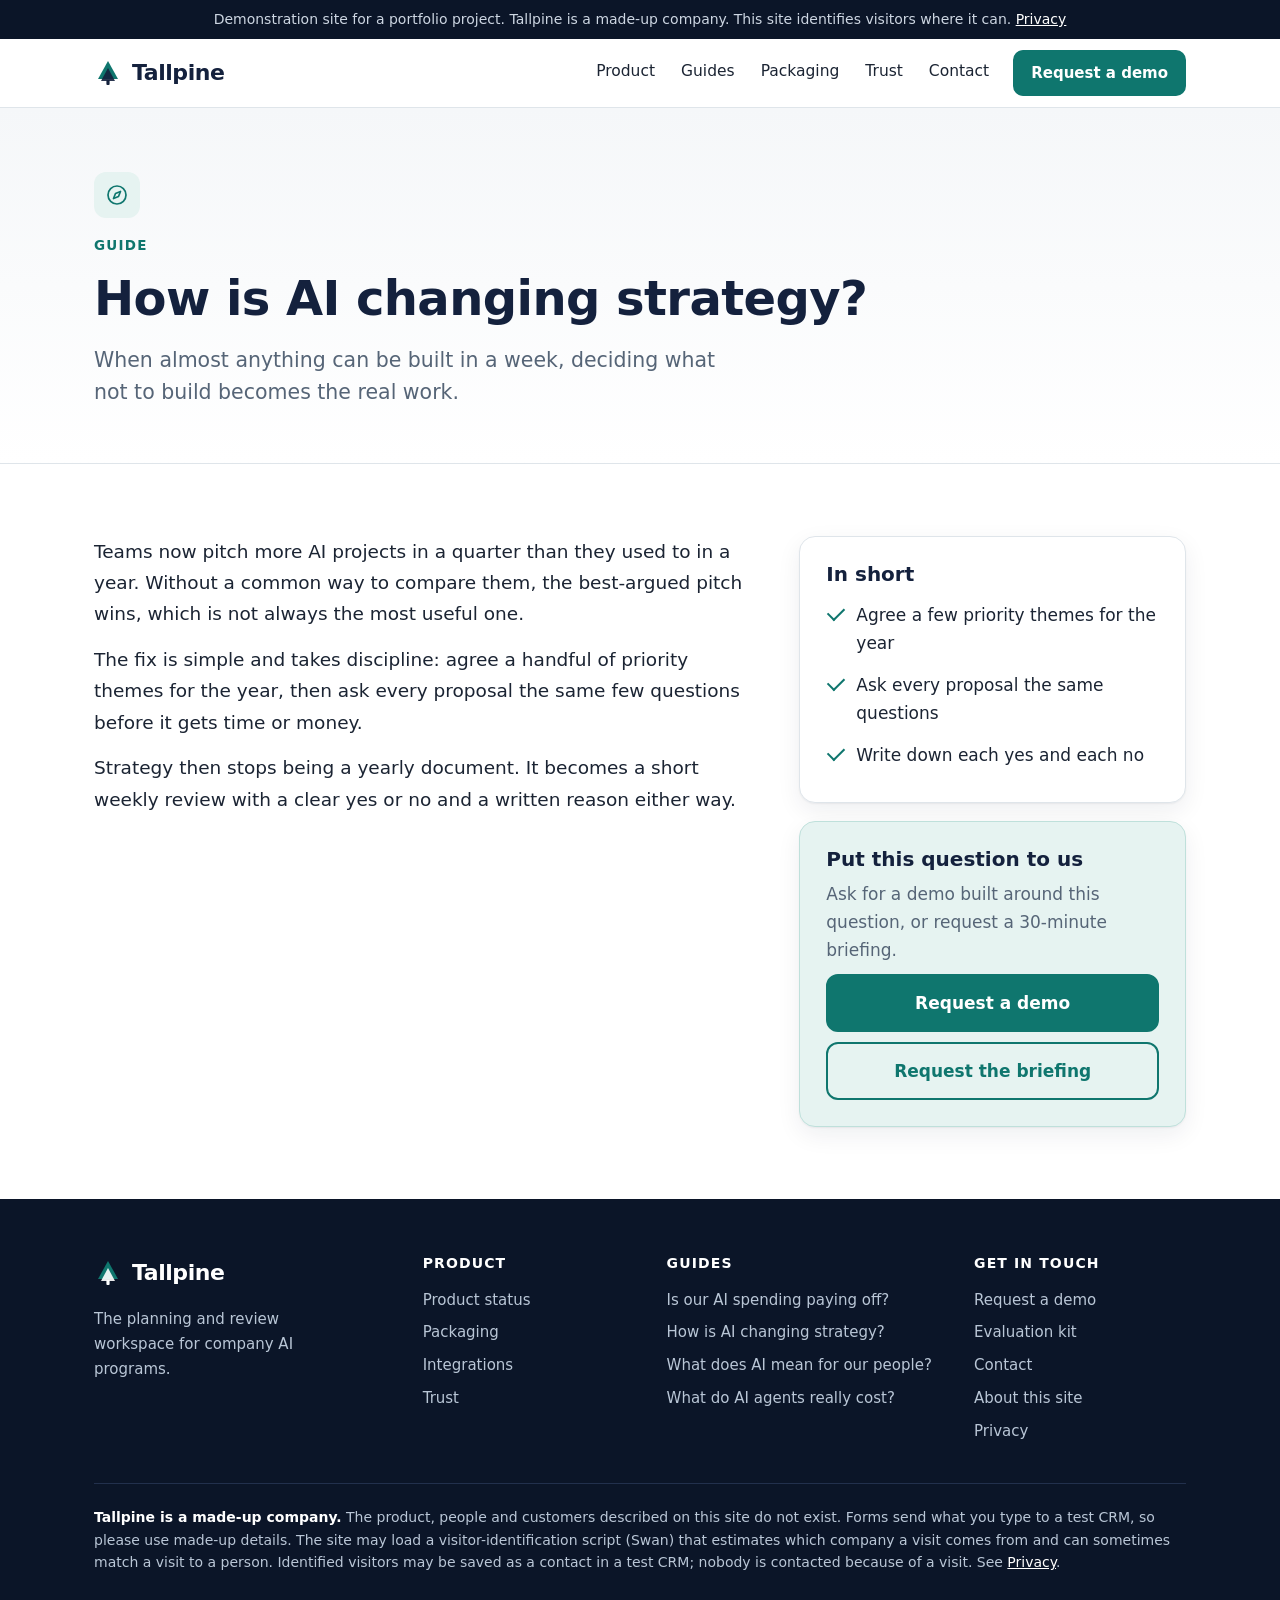
<file: resources/ai-changing-strategy/index.html>
<!doctype html>
<html lang="en">
<head>
<meta charset="utf-8">
<meta name="viewport" content="width=device-width, initial-scale=1">
<title>How is AI changing strategy? · Tallpine</title>
<meta name="description" content="When almost anything can be built in a week, deciding what not to build becomes the real work.">
<meta name="robots" content="noindex, nofollow">
<link rel="icon" href="../../assets/favicon.svg" type="image/svg+xml">
<link rel="stylesheet" href="../../assets/style.css">
<script src="../../assets/swan.js" defer></script>
<script src="../../assets/site.js" defer></script>
</head>
<body>
<a class="skip" href="#main">Skip to content</a>
<div class="notice"><div class="wrap">Demonstration site for a portfolio project. Tallpine is a made-up company. This site identifies visitors where it can. <a href="../../privacy/index.html">Privacy</a></div></div>
<header class="top"><div class="wrap bar">
  <a class="brand" href="../../index.html" aria-label="Tallpine home"><svg viewBox="0 0 28 28" width="28" height="28" aria-hidden="true"><path d="M14 2 24 20H4z" fill="#0f766e"/><path d="M14 9 21 22H7z" fill="#14213d" opacity=".9"/><rect x="12.4" y="21" width="3.2" height="5" rx="1" fill="#14213d"/></svg><span>Tallpine</span></a>
  <nav aria-label="Main"><a href="../../product-status/index.html">Product</a><a href="../../resources/index.html">Guides</a><a href="../../packaging/index.html">Packaging</a><a href="../../trust/index.html">Trust</a><a href="../../contact/index.html">Contact</a></nav>
  <a class="btn small" href="../../demo/index.html">Request a demo</a>
</div></header>
<main id="main">
<section class="phead"><div class="wrap"><span class="badge"><svg class="icon" viewBox="0 0 24 24" width="24" height="24" fill="none" stroke="currentColor" stroke-width="1.7" stroke-linecap="round" stroke-linejoin="round" aria-hidden="true"><circle cx="12" cy="12" r="9"/><path d="m15.5 8.5-2 5-5 2 2-5z"/></svg></span><p class="kicker">Guide</p><h1>How is AI changing strategy?</h1><p class="lede">When almost anything can be built in a week, deciding what not to build becomes the real work.</p></div></section><section><div class="wrap article"><article class="prose"><p>Teams now pitch more AI projects in a quarter than they used to in a year. Without a common way to compare them, the best-argued pitch wins, which is not always the most useful one.</p><p>The fix is simple and takes discipline: agree a handful of priority themes for the year, then ask every proposal the same few questions before it gets time or money.</p><p>Strategy then stops being a yearly document. It becomes a short weekly review with a clear yes or no and a written reason either way.</p></article><aside><div class="card"><h3>In short</h3><ul class="ticks"><li>Agree a few priority themes for the year</li><li>Ask every proposal the same questions</li><li>Write down each yes and each no</li></ul></div><div class="card callout"><h3>Put this question to us</h3><p>Ask for a demo built around this question, or request a 30-minute briefing.</p><a class="btn block" href="../../demo/index.html?question=q-strategy">Request a demo</a><a class="btn ghost block" href="../../contact/index.html?question=q-strategy">Request the briefing</a></div></aside></div></section>
</main>
<footer><div class="wrap">
  <div class="fgrid">
    <div><a class="brand light" href="../../index.html"><svg viewBox="0 0 28 28" width="28" height="28" aria-hidden="true"><path d="M14 2 24 20H4z" fill="#0f766e"/><path d="M14 9 21 22H7z" fill="#14213d" opacity=".9"/><rect x="12.4" y="21" width="3.2" height="5" rx="1" fill="#14213d"/></svg><span>Tallpine</span></a>
      <p>The planning and review workspace for company AI programs.</p></div>
    <div><h4>Product</h4><a href="../../product-status/index.html">Product status</a><a href="../../packaging/index.html">Packaging</a>
      <a href="../../integrations/index.html">Integrations</a><a href="../../trust/index.html">Trust</a></div>
    <div><h4>Guides</h4><a href="../../resources/ai-spending-paying-off/index.html">Is our AI spending paying off?</a><a href="../../resources/ai-changing-strategy/index.html">How is AI changing strategy?</a><a href="../../resources/ai-and-our-people/index.html">What does AI mean for our people?</a><a href="../../resources/what-agents-cost/index.html">What do AI agents really cost?</a></div>
    <div><h4>Get in touch</h4><a href="../../demo/index.html">Request a demo</a><a href="../../kit/index.html">Evaluation kit</a>
      <a href="../../contact/index.html">Contact</a><a href="../../about/index.html">About this site</a>
      <a href="../../privacy/index.html">Privacy</a></div>
  </div>
  <p class="legal"><strong>Tallpine is a made-up company.</strong> The product, people and customers described on this
  site do not exist. Forms send what you type to a test CRM, so please use made-up details. The site may load a
  visitor-identification script (Swan) that estimates which company a visit comes from and can sometimes match a
  visit to a person. Identified visitors may be saved as a contact in a test CRM; nobody is contacted because of a visit.
  See <a href="../../privacy/index.html">Privacy</a>.</p>
</div></footer>
</body>
</html>
</file>
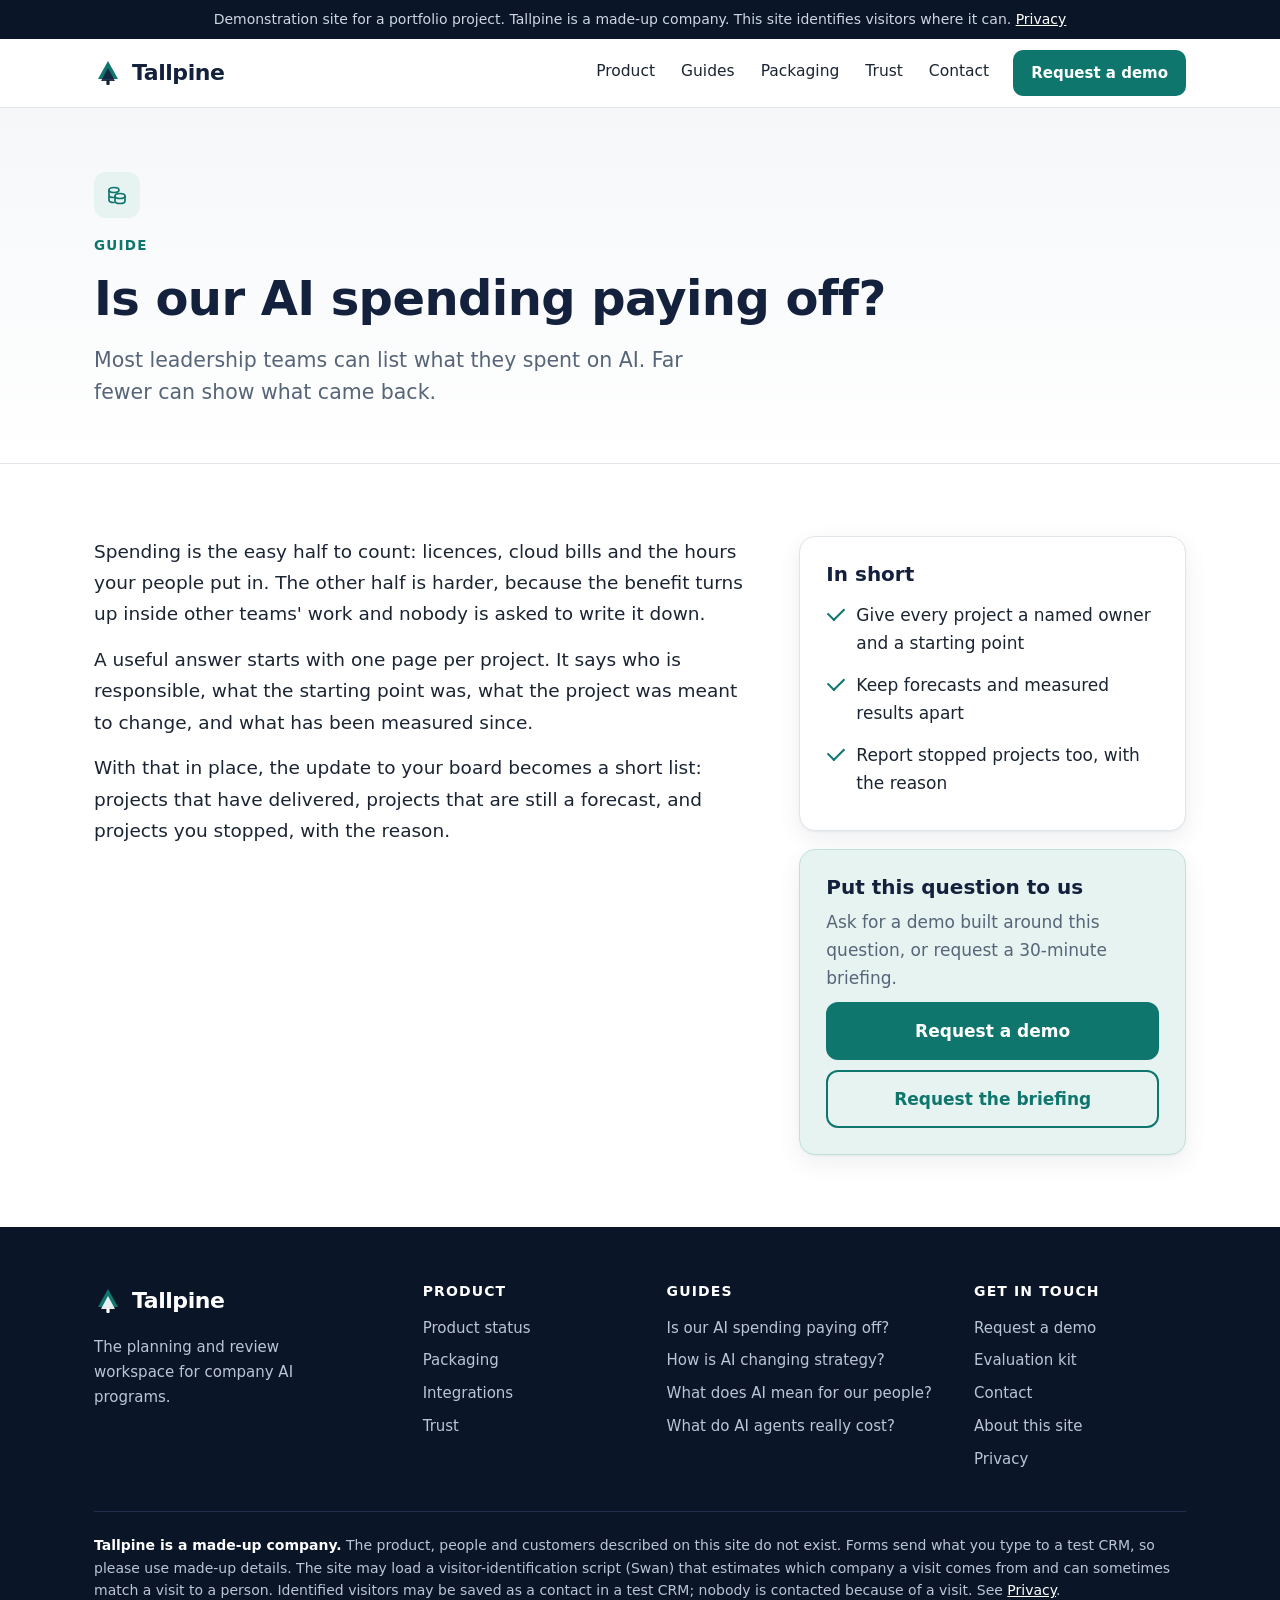
<file: resources/ai-spending-paying-off/index.html>
<!doctype html>
<html lang="en">
<head>
<meta charset="utf-8">
<meta name="viewport" content="width=device-width, initial-scale=1">
<title>Is our AI spending paying off? · Tallpine</title>
<meta name="description" content="Most leadership teams can list what they spent on AI. Far fewer can show what came back.">
<meta name="robots" content="noindex, nofollow">
<link rel="icon" href="../../assets/favicon.svg" type="image/svg+xml">
<link rel="stylesheet" href="../../assets/style.css">
<script src="../../assets/swan.js" defer></script>
<script src="../../assets/site.js" defer></script>
</head>
<body>
<a class="skip" href="#main">Skip to content</a>
<div class="notice"><div class="wrap">Demonstration site for a portfolio project. Tallpine is a made-up company. This site identifies visitors where it can. <a href="../../privacy/index.html">Privacy</a></div></div>
<header class="top"><div class="wrap bar">
  <a class="brand" href="../../index.html" aria-label="Tallpine home"><svg viewBox="0 0 28 28" width="28" height="28" aria-hidden="true"><path d="M14 2 24 20H4z" fill="#0f766e"/><path d="M14 9 21 22H7z" fill="#14213d" opacity=".9"/><rect x="12.4" y="21" width="3.2" height="5" rx="1" fill="#14213d"/></svg><span>Tallpine</span></a>
  <nav aria-label="Main"><a href="../../product-status/index.html">Product</a><a href="../../resources/index.html">Guides</a><a href="../../packaging/index.html">Packaging</a><a href="../../trust/index.html">Trust</a><a href="../../contact/index.html">Contact</a></nav>
  <a class="btn small" href="../../demo/index.html">Request a demo</a>
</div></header>
<main id="main">
<section class="phead"><div class="wrap"><span class="badge"><svg class="icon" viewBox="0 0 24 24" width="24" height="24" fill="none" stroke="currentColor" stroke-width="1.7" stroke-linecap="round" stroke-linejoin="round" aria-hidden="true"><ellipse cx="9" cy="7" rx="5" ry="2.5"/><path d="M4 7v5c0 1.4 2.2 2.5 5 2.5M4 12v5c0 1.4 2.2 2.5 5 2.5"/><ellipse cx="15" cy="13" rx="5" ry="2.5"/><path d="M10 13v5c0 1.4 2.2 2.5 5 2.5s5-1.1 5-2.5v-5"/></svg></span><p class="kicker">Guide</p><h1>Is our AI spending paying off?</h1><p class="lede">Most leadership teams can list what they spent on AI. Far fewer can show what came back.</p></div></section><section><div class="wrap article"><article class="prose"><p>Spending is the easy half to count: licences, cloud bills and the hours your people put in. The other half is harder, because the benefit turns up inside other teams&#x27; work and nobody is asked to write it down.</p><p>A useful answer starts with one page per project. It says who is responsible, what the starting point was, what the project was meant to change, and what has been measured since.</p><p>With that in place, the update to your board becomes a short list: projects that have delivered, projects that are still a forecast, and projects you stopped, with the reason.</p></article><aside><div class="card"><h3>In short</h3><ul class="ticks"><li>Give every project a named owner and a starting point</li><li>Keep forecasts and measured results apart</li><li>Report stopped projects too, with the reason</li></ul></div><div class="card callout"><h3>Put this question to us</h3><p>Ask for a demo built around this question, or request a 30-minute briefing.</p><a class="btn block" href="../../demo/index.html?question=q-value">Request a demo</a><a class="btn ghost block" href="../../contact/index.html?question=q-value">Request the briefing</a></div></aside></div></section>
</main>
<footer><div class="wrap">
  <div class="fgrid">
    <div><a class="brand light" href="../../index.html"><svg viewBox="0 0 28 28" width="28" height="28" aria-hidden="true"><path d="M14 2 24 20H4z" fill="#0f766e"/><path d="M14 9 21 22H7z" fill="#14213d" opacity=".9"/><rect x="12.4" y="21" width="3.2" height="5" rx="1" fill="#14213d"/></svg><span>Tallpine</span></a>
      <p>The planning and review workspace for company AI programs.</p></div>
    <div><h4>Product</h4><a href="../../product-status/index.html">Product status</a><a href="../../packaging/index.html">Packaging</a>
      <a href="../../integrations/index.html">Integrations</a><a href="../../trust/index.html">Trust</a></div>
    <div><h4>Guides</h4><a href="../../resources/ai-spending-paying-off/index.html">Is our AI spending paying off?</a><a href="../../resources/ai-changing-strategy/index.html">How is AI changing strategy?</a><a href="../../resources/ai-and-our-people/index.html">What does AI mean for our people?</a><a href="../../resources/what-agents-cost/index.html">What do AI agents really cost?</a></div>
    <div><h4>Get in touch</h4><a href="../../demo/index.html">Request a demo</a><a href="../../kit/index.html">Evaluation kit</a>
      <a href="../../contact/index.html">Contact</a><a href="../../about/index.html">About this site</a>
      <a href="../../privacy/index.html">Privacy</a></div>
  </div>
  <p class="legal"><strong>Tallpine is a made-up company.</strong> The product, people and customers described on this
  site do not exist. Forms send what you type to a test CRM, so please use made-up details. The site may load a
  visitor-identification script (Swan) that estimates which company a visit comes from and can sometimes match a
  visit to a person. Identified visitors may be saved as a contact in a test CRM; nobody is contacted because of a visit.
  See <a href="../../privacy/index.html">Privacy</a>.</p>
</div></footer>
</body>
</html>
</file>
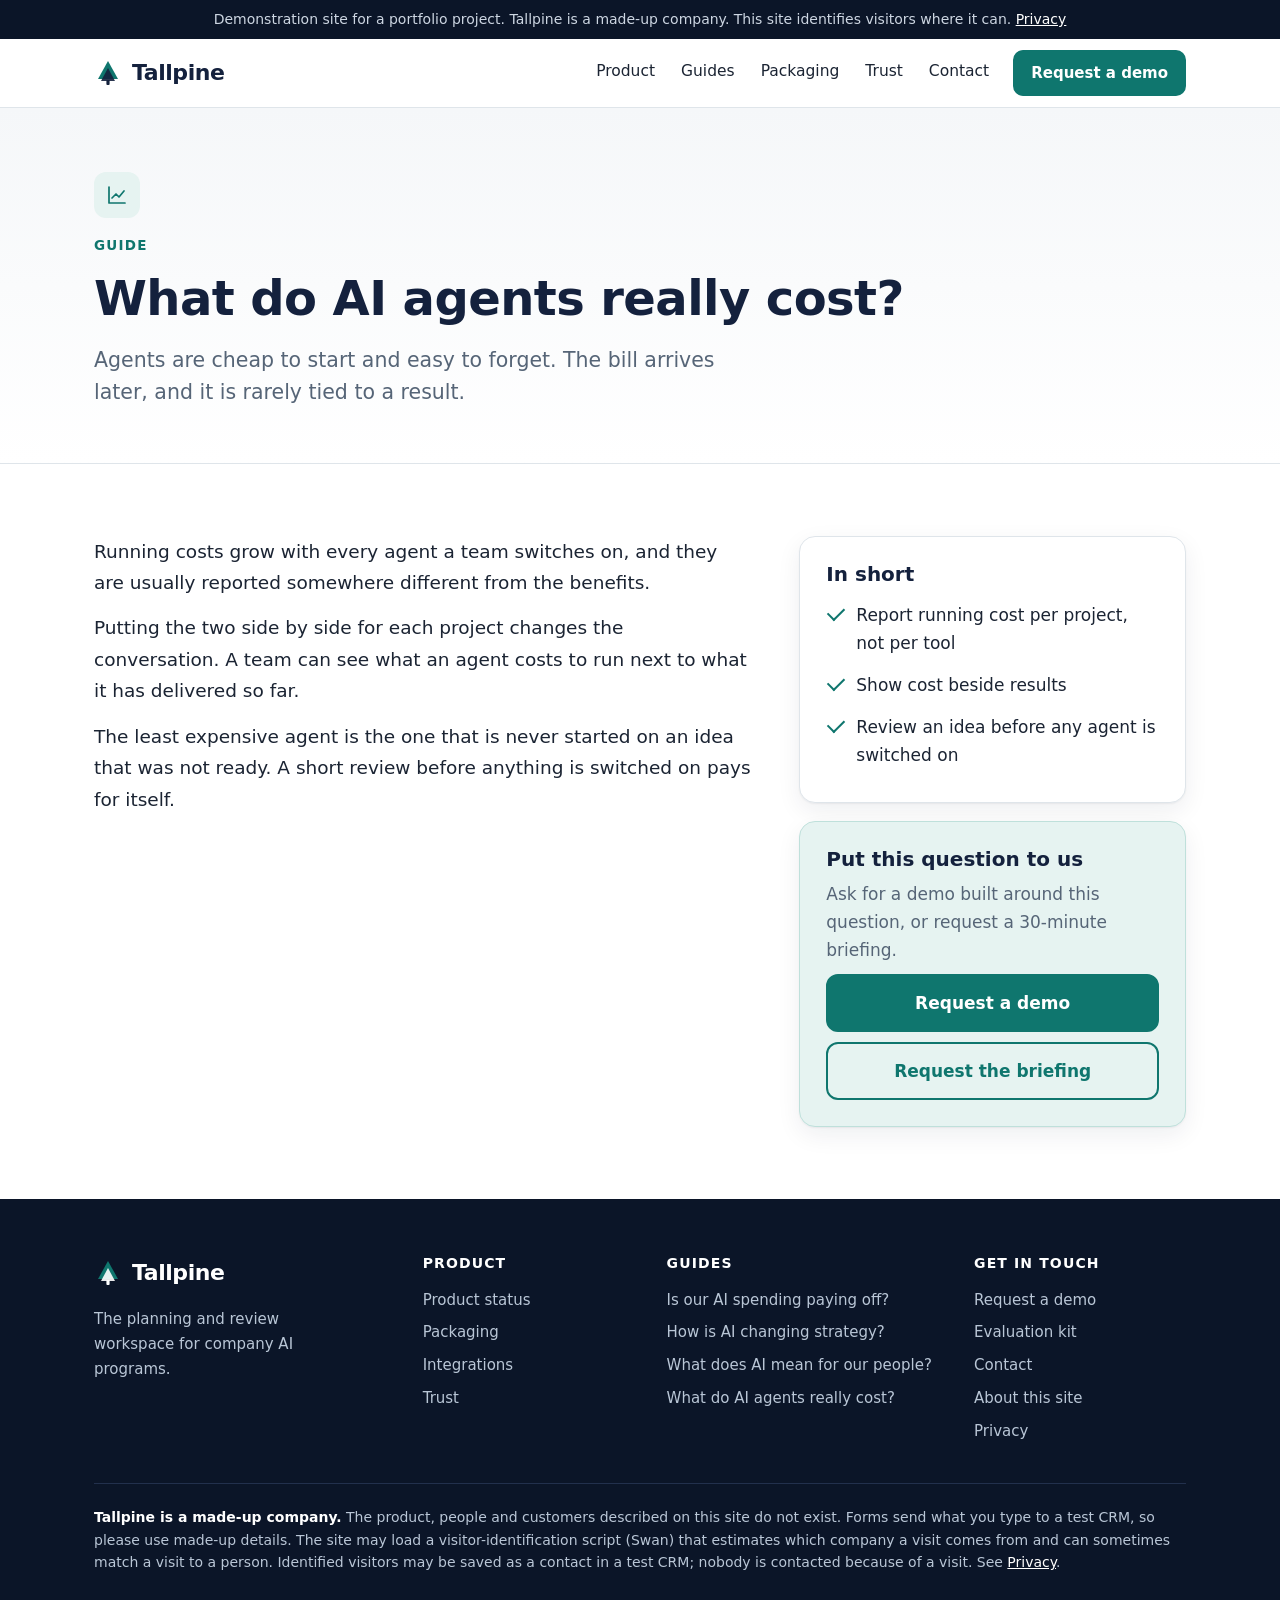
<file: resources/what-agents-cost/index.html>
<!doctype html>
<html lang="en">
<head>
<meta charset="utf-8">
<meta name="viewport" content="width=device-width, initial-scale=1">
<title>What do AI agents really cost? · Tallpine</title>
<meta name="description" content="Agents are cheap to start and easy to forget. The bill arrives later, and it is rarely tied to a result.">
<meta name="robots" content="noindex, nofollow">
<link rel="icon" href="../../assets/favicon.svg" type="image/svg+xml">
<link rel="stylesheet" href="../../assets/style.css">
<script src="../../assets/swan.js" defer></script>
<script src="../../assets/site.js" defer></script>
</head>
<body>
<a class="skip" href="#main">Skip to content</a>
<div class="notice"><div class="wrap">Demonstration site for a portfolio project. Tallpine is a made-up company. This site identifies visitors where it can. <a href="../../privacy/index.html">Privacy</a></div></div>
<header class="top"><div class="wrap bar">
  <a class="brand" href="../../index.html" aria-label="Tallpine home"><svg viewBox="0 0 28 28" width="28" height="28" aria-hidden="true"><path d="M14 2 24 20H4z" fill="#0f766e"/><path d="M14 9 21 22H7z" fill="#14213d" opacity=".9"/><rect x="12.4" y="21" width="3.2" height="5" rx="1" fill="#14213d"/></svg><span>Tallpine</span></a>
  <nav aria-label="Main"><a href="../../product-status/index.html">Product</a><a href="../../resources/index.html">Guides</a><a href="../../packaging/index.html">Packaging</a><a href="../../trust/index.html">Trust</a><a href="../../contact/index.html">Contact</a></nav>
  <a class="btn small" href="../../demo/index.html">Request a demo</a>
</div></header>
<main id="main">
<section class="phead"><div class="wrap"><span class="badge"><svg class="icon" viewBox="0 0 24 24" width="24" height="24" fill="none" stroke="currentColor" stroke-width="1.7" stroke-linecap="round" stroke-linejoin="round" aria-hidden="true"><path d="M4 20V4M4 20h16"/><path d="m7 15 4-4 3 3 5-6"/></svg></span><p class="kicker">Guide</p><h1>What do AI agents really cost?</h1><p class="lede">Agents are cheap to start and easy to forget. The bill arrives later, and it is rarely tied to a result.</p></div></section><section><div class="wrap article"><article class="prose"><p>Running costs grow with every agent a team switches on, and they are usually reported somewhere different from the benefits.</p><p>Putting the two side by side for each project changes the conversation. A team can see what an agent costs to run next to what it has delivered so far.</p><p>The least expensive agent is the one that is never started on an idea that was not ready. A short review before anything is switched on pays for itself.</p></article><aside><div class="card"><h3>In short</h3><ul class="ticks"><li>Report running cost per project, not per tool</li><li>Show cost beside results</li><li>Review an idea before any agent is switched on</li></ul></div><div class="card callout"><h3>Put this question to us</h3><p>Ask for a demo built around this question, or request a 30-minute briefing.</p><a class="btn block" href="../../demo/index.html?question=q-agents">Request a demo</a><a class="btn ghost block" href="../../contact/index.html?question=q-agents">Request the briefing</a></div></aside></div></section>
</main>
<footer><div class="wrap">
  <div class="fgrid">
    <div><a class="brand light" href="../../index.html"><svg viewBox="0 0 28 28" width="28" height="28" aria-hidden="true"><path d="M14 2 24 20H4z" fill="#0f766e"/><path d="M14 9 21 22H7z" fill="#14213d" opacity=".9"/><rect x="12.4" y="21" width="3.2" height="5" rx="1" fill="#14213d"/></svg><span>Tallpine</span></a>
      <p>The planning and review workspace for company AI programs.</p></div>
    <div><h4>Product</h4><a href="../../product-status/index.html">Product status</a><a href="../../packaging/index.html">Packaging</a>
      <a href="../../integrations/index.html">Integrations</a><a href="../../trust/index.html">Trust</a></div>
    <div><h4>Guides</h4><a href="../../resources/ai-spending-paying-off/index.html">Is our AI spending paying off?</a><a href="../../resources/ai-changing-strategy/index.html">How is AI changing strategy?</a><a href="../../resources/ai-and-our-people/index.html">What does AI mean for our people?</a><a href="../../resources/what-agents-cost/index.html">What do AI agents really cost?</a></div>
    <div><h4>Get in touch</h4><a href="../../demo/index.html">Request a demo</a><a href="../../kit/index.html">Evaluation kit</a>
      <a href="../../contact/index.html">Contact</a><a href="../../about/index.html">About this site</a>
      <a href="../../privacy/index.html">Privacy</a></div>
  </div>
  <p class="legal"><strong>Tallpine is a made-up company.</strong> The product, people and customers described on this
  site do not exist. Forms send what you type to a test CRM, so please use made-up details. The site may load a
  visitor-identification script (Swan) that estimates which company a visit comes from and can sometimes match a
  visit to a person. Identified visitors may be saved as a contact in a test CRM; nobody is contacted because of a visit.
  See <a href="../../privacy/index.html">Privacy</a>.</p>
</div></footer>
</body>
</html>
</file>
<file: assets/style.css>
:root{--navy:#14213d;--navy-2:#0b1528;--teal:#0f766e;--teal-dark:#0b5d57;--amber:#f2a541;--ink:#1b2433;--muted:#566577;
--bg:#ffffff;--alt:#f5f7f9;--line:#dfe5ea;--teal-bg:#e6f3f1;--error:#a8481f;--radius:16px;
--shadow:0 1px 2px rgba(20,33,61,.06),0 8px 24px rgba(20,33,61,.07)}
*{box-sizing:border-box}
html{scroll-behavior:smooth;-webkit-text-size-adjust:100%}
@media (prefers-reduced-motion:reduce){html{scroll-behavior:auto}*{transition:none!important}}
body{margin:0;font:17px/1.65 "Segoe UI",system-ui,-apple-system,"Helvetica Neue",Roboto,Arial,sans-serif;color:var(--ink);background:var(--bg)}
.wrap{max-width:1140px;margin:0 auto;padding:0 24px}
.narrow{max-width:740px}
a{color:var(--teal)}
h1,h2,h3,h4{color:var(--navy);line-height:1.18;margin:0;letter-spacing:-.012em;text-wrap:balance}
h1{font-size:clamp(34px,5.2vw,56px);font-weight:700;margin-bottom:18px}
h2{font-size:clamp(26px,3.2vw,36px);font-weight:700;margin-bottom:28px}
h3{font-size:20px;font-weight:650;margin-bottom:8px;letter-spacing:0}
p{margin:0 0 14px}
.skip{position:absolute;left:-999px;top:0;background:#fff;padding:10px 14px;z-index:20}
.skip:focus{left:12px;top:12px}
:focus-visible{outline:3px solid var(--amber);outline-offset:2px;border-radius:4px}

/* notice and header */
.notice{background:var(--navy-2);color:#cdd6e2;font-size:14px;padding:8px 0;text-align:center}
.notice a{color:#fff}
.top{position:sticky;top:0;background:rgba(255,255,255,.94);backdrop-filter:saturate(1.4) blur(8px);border-bottom:1px solid var(--line);z-index:10}
.bar{display:flex;align-items:center;gap:24px;min-height:68px;flex-wrap:wrap;padding-top:8px;padding-bottom:8px}
.brand{display:inline-flex;align-items:center;gap:10px;font-weight:700;font-size:22px;color:var(--navy);text-decoration:none;letter-spacing:-.02em}
.brand.light{color:#fff}
.brand.light svg path:nth-child(2),.brand.light svg rect{fill:#fff}
nav{display:flex;gap:26px;flex-wrap:wrap;margin-left:auto}
nav a{color:var(--ink);text-decoration:none;font-size:15.5px;font-weight:500;padding:6px 0;border-bottom:2px solid transparent}
nav a:hover{color:var(--teal);border-bottom-color:var(--teal)}

/* buttons */
.btn{display:inline-block;background:var(--teal);color:#fff;border:2px solid var(--teal);border-radius:12px;
padding:13px 22px;font:inherit;font-weight:600;text-decoration:none;cursor:pointer;transition:background .15s,transform .15s,box-shadow .15s;text-align:center}
.btn:hover{background:var(--teal-dark);border-color:var(--teal-dark);transform:translateY(-1px);box-shadow:0 6px 16px rgba(15,118,110,.25)}
.btn.ghost{background:transparent;color:var(--teal)}
.btn.ghost:hover{background:var(--teal-bg);box-shadow:none}
.btn.small{padding:9px 16px;font-size:15px;border-radius:10px}
.btn.light{background:#fff;color:var(--navy);border-color:#fff}
.btn.light:hover{background:#eef3f6;border-color:#eef3f6;box-shadow:none}
.btn.outline{background:transparent;border-color:rgba(255,255,255,.55);color:#fff}
.btn.outline:hover{background:rgba(255,255,255,.1);border-color:#fff;box-shadow:none}
.btn.block{display:block;margin-top:10px}
.btn[disabled]{opacity:.6;cursor:wait;transform:none}
.cta{display:flex;gap:12px;flex-wrap:wrap;margin:28px 0 0}

/* hero */
.hero{background:radial-gradient(1200px 500px at 85% -10%,#dff0ed 0,rgba(223,240,237,0) 60%),linear-gradient(180deg,#f5f7f9 0,#fff 100%);
padding:84px 0 72px;border-bottom:1px solid var(--line);overflow:hidden}
.hgrid{display:grid;grid-template-columns:1.05fr .95fr;gap:56px;align-items:center}
.kicker{color:var(--teal);font-weight:700;text-transform:uppercase;letter-spacing:.09em;font-size:13.5px;margin:0 0 14px}
.lede{font-size:20.5px;color:var(--muted);max-width:640px;line-height:1.55}
.phead{background:linear-gradient(180deg,#f5f7f9 0,#fff 100%);padding:64px 0 40px;border-bottom:1px solid var(--line)}
.phead h1{font-size:clamp(32px,4.4vw,48px);max-width:820px}
.badge{display:inline-flex;align-items:center;justify-content:center;width:46px;height:46px;border-radius:12px;background:var(--teal-bg);color:var(--teal);margin-bottom:16px}

/* product illustration */
.mock{background:#fff;border:1px solid var(--line);border-radius:18px;box-shadow:0 2px 4px rgba(20,33,61,.05),0 24px 60px rgba(20,33,61,.14);padding:0 0 14px;font-size:15px;transform:rotate(.6deg)}
.mtop{display:flex;align-items:center;gap:7px;padding:13px 18px;border-bottom:1px solid var(--line);background:#fafbfc;border-radius:18px 18px 0 0}
.mtop span{width:10px;height:10px;border-radius:50%;background:#d5dce3}
.mtop b{margin-left:10px;font-weight:600;color:var(--muted);font-size:14px}
.mhead,.mrow{display:grid;grid-template-columns:1.5fr .8fr 1fr;gap:12px;align-items:center;padding:12px 18px}
.mhead{font-size:12.5px;text-transform:uppercase;letter-spacing:.07em;color:var(--muted);font-weight:700;padding-bottom:6px}
.mrow{border-top:1px solid #eef1f4}
.mname{font-weight:600;color:var(--navy)}
.pill{justify-self:start;font-size:13px;font-weight:650;border-radius:999px;padding:3px 10px;white-space:nowrap}
.pill.ok{background:#e1f2ec;color:#0b5d57}.pill.rev{background:#fdf1dc;color:#8a5a0a}
.pill.fc{background:#e8eef6;color:#33507a}.pill.stop{background:#f0f1f3;color:#566577}
.mbar{height:8px;border-radius:999px;background:#eef1f4;overflow:hidden}
.mbar i{display:block;height:100%;border-radius:999px;background:linear-gradient(90deg,#0f766e,#35a898)}
.mfoot{padding:12px 18px 0;color:var(--muted);font-size:13.5px;border-top:1px solid #eef1f4;margin-top:2px}

/* sections and cards */
section{padding:72px 0}
section.alt{background:var(--alt)}
.grid{display:grid;gap:22px}
.two{grid-template-columns:repeat(2,minmax(0,1fr))}
.three{grid-template-columns:repeat(3,minmax(0,1fr))}
.card{background:#fff;border:1px solid var(--line);border-radius:var(--radius);padding:26px;box-shadow:var(--shadow)}
.card p{color:var(--muted);margin:0}
.card.link{text-decoration:none;color:inherit;display:block;transition:transform .15s,border-color .15s,box-shadow .15s}
.card.link:hover{border-color:var(--teal);transform:translateY(-2px);box-shadow:0 2px 4px rgba(20,33,61,.06),0 16px 34px rgba(15,118,110,.14)}
.more{display:inline-block;margin-top:14px;color:var(--teal);font-weight:650}
.more::after{content:" \2192"}
[class^=tag-]{display:inline-block;font-size:13px;font-weight:700;text-transform:uppercase;letter-spacing:.06em;border-radius:999px;padding:4px 12px;margin-bottom:12px}
.tag-now{background:#e1f2ec;color:#0b5d57}.tag-conn{background:#e8eef6;color:#33507a}.tag-plan{background:#fdf1dc;color:#8a5a0a}
.steps{list-style:none;margin:0;padding:0;display:grid;grid-template-columns:repeat(4,minmax(0,1fr));gap:22px;counter-reset:s}
.steps li{position:relative;padding-top:6px}
.steps li:not(:last-child)::after{content:"";position:absolute;top:26px;left:52px;right:-22px;height:2px;background:linear-gradient(90deg,var(--teal),#bfe0db)}
.steps p{color:var(--muted);margin:0}
.n{display:inline-flex;align-items:center;justify-content:center;width:42px;height:42px;border-radius:50%;background:var(--teal);color:#fff;font-weight:700;margin-bottom:14px;position:relative;z-index:1}
.promise>div{padding:4px 2px}
.promise p{color:var(--muted);margin:0}

/* call-to-action band */
.band{background:linear-gradient(120deg,var(--navy) 0,#1c3a5c 100%);color:#fff;padding:60px 0}
.band .wrap{display:flex;align-items:center;justify-content:space-between;gap:28px;flex-wrap:wrap}
.band h2{color:#fff;margin-bottom:8px}
.band p{color:#c9d5e3;margin:0}
.band .cta{margin:0}

/* articles */
.article{display:grid;grid-template-columns:minmax(0,1.7fr) minmax(0,1fr);gap:48px;align-items:start}
.article aside{display:grid;gap:18px;position:sticky;top:96px}
.prose p{font-size:18.5px;line-height:1.7}
.prose h2{font-size:24px;margin:32px 0 10px}
.ticks{list-style:none;margin:6px 0 0;padding:0}
.ticks li{position:relative;padding:7px 0 7px 30px;color:var(--ink)}
.ticks li::before{content:"";position:absolute;left:2px;top:13px;width:14px;height:8px;border-left:2.5px solid var(--teal);border-bottom:2.5px solid var(--teal);transform:rotate(-45deg)}
.callout{background:var(--teal-bg);border-color:#bfe0db}
.callout p{margin-bottom:8px}

/* forms */
.split{display:grid;grid-template-columns:minmax(0,1.6fr) minmax(0,1fr);gap:44px;align-items:start}
.fields{display:grid;grid-template-columns:1fr 1fr;gap:16px 18px}
.row{grid-column:1/-1}
.row.half{grid-column:auto}
label{display:block;font-weight:600;margin-bottom:6px;font-size:15.5px}
.req{color:var(--error)}
input[type=text],input[type=email],select,textarea{width:100%;padding:12px 13px;border:1px solid #b9c4ce;border-radius:10px;font:inherit;color:var(--ink);background:#fff}
input:hover,select:hover,textarea:hover{border-color:#8fa0b0}
textarea{resize:vertical}
.check{font-weight:400;display:flex;gap:10px;align-items:flex-start;margin:0}
.check input{margin-top:5px;width:18px;height:18px;accent-color:var(--teal)}
.note{font-size:14.5px;color:var(--muted);margin:18px 0 16px}
.status{margin:14px 0 0;font-weight:600;min-height:1.6em}
.status.ok{color:var(--teal-dark)}
.status.err{color:var(--error)}
.next h2{font-size:22px;margin-bottom:18px}
.next ol{list-style:none;margin:0;padding:0;display:grid;gap:18px}
.next li{display:flex;gap:14px}
.next .n{flex:none;width:34px;height:34px;font-size:15px;margin:2px 0 0}
.next p{color:var(--muted);margin:2px 0 0;font-size:15.5px}

/* footer */
footer{background:var(--navy-2);color:#b9c6d6;padding:56px 0 32px;font-size:15px}
.fgrid{display:grid;grid-template-columns:1.4fr 1fr 1.3fr 1fr;gap:32px;margin-bottom:36px}
footer h4{color:#fff;font-size:14px;text-transform:uppercase;letter-spacing:.08em;margin-bottom:12px}
.fgrid a:not(.brand){display:block;color:#b9c6d6;text-decoration:none;padding:4px 0}
.fgrid a:not(.brand):hover{color:#fff;text-decoration:underline}
.fgrid p{margin:12px 0 0;max-width:260px}
.legal{border-top:1px solid #22304d;padding-top:22px;margin:0;font-size:14px;line-height:1.6}
.legal strong,.legal a{color:#fff}

@media (max-width:960px){.hgrid,.article,.split{grid-template-columns:1fr}.article aside{position:static}
.steps{grid-template-columns:repeat(2,minmax(0,1fr))}.steps li::after{display:none}.three{grid-template-columns:1fr}
.fgrid{grid-template-columns:1fr 1fr}.mock{transform:none}}
@media (max-width:640px){.two,.steps,.fields,.fgrid{grid-template-columns:1fr}.row.half{grid-column:1/-1}
nav{margin-left:0;width:100%;order:3;gap:18px}section{padding:52px 0}.hero{padding:56px 0 48px}.wrap{padding:0 18px}}
</file>
